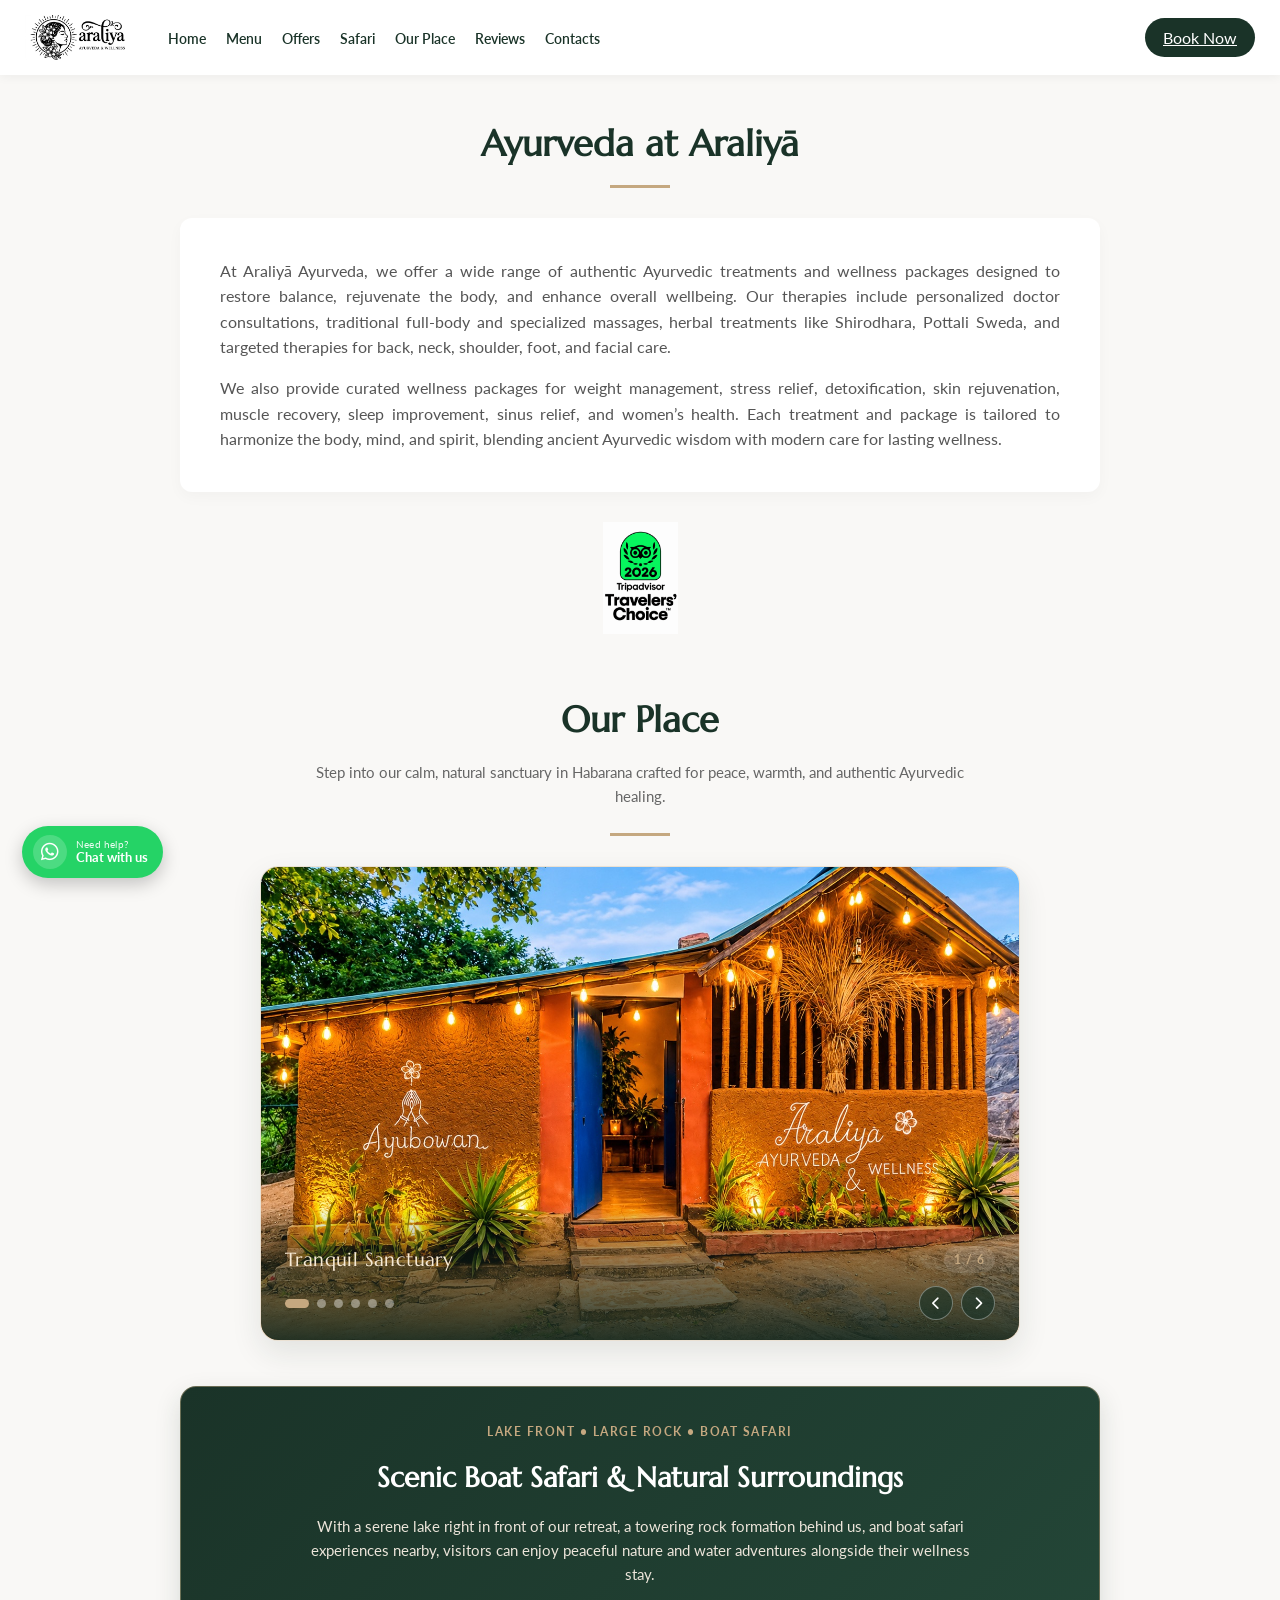
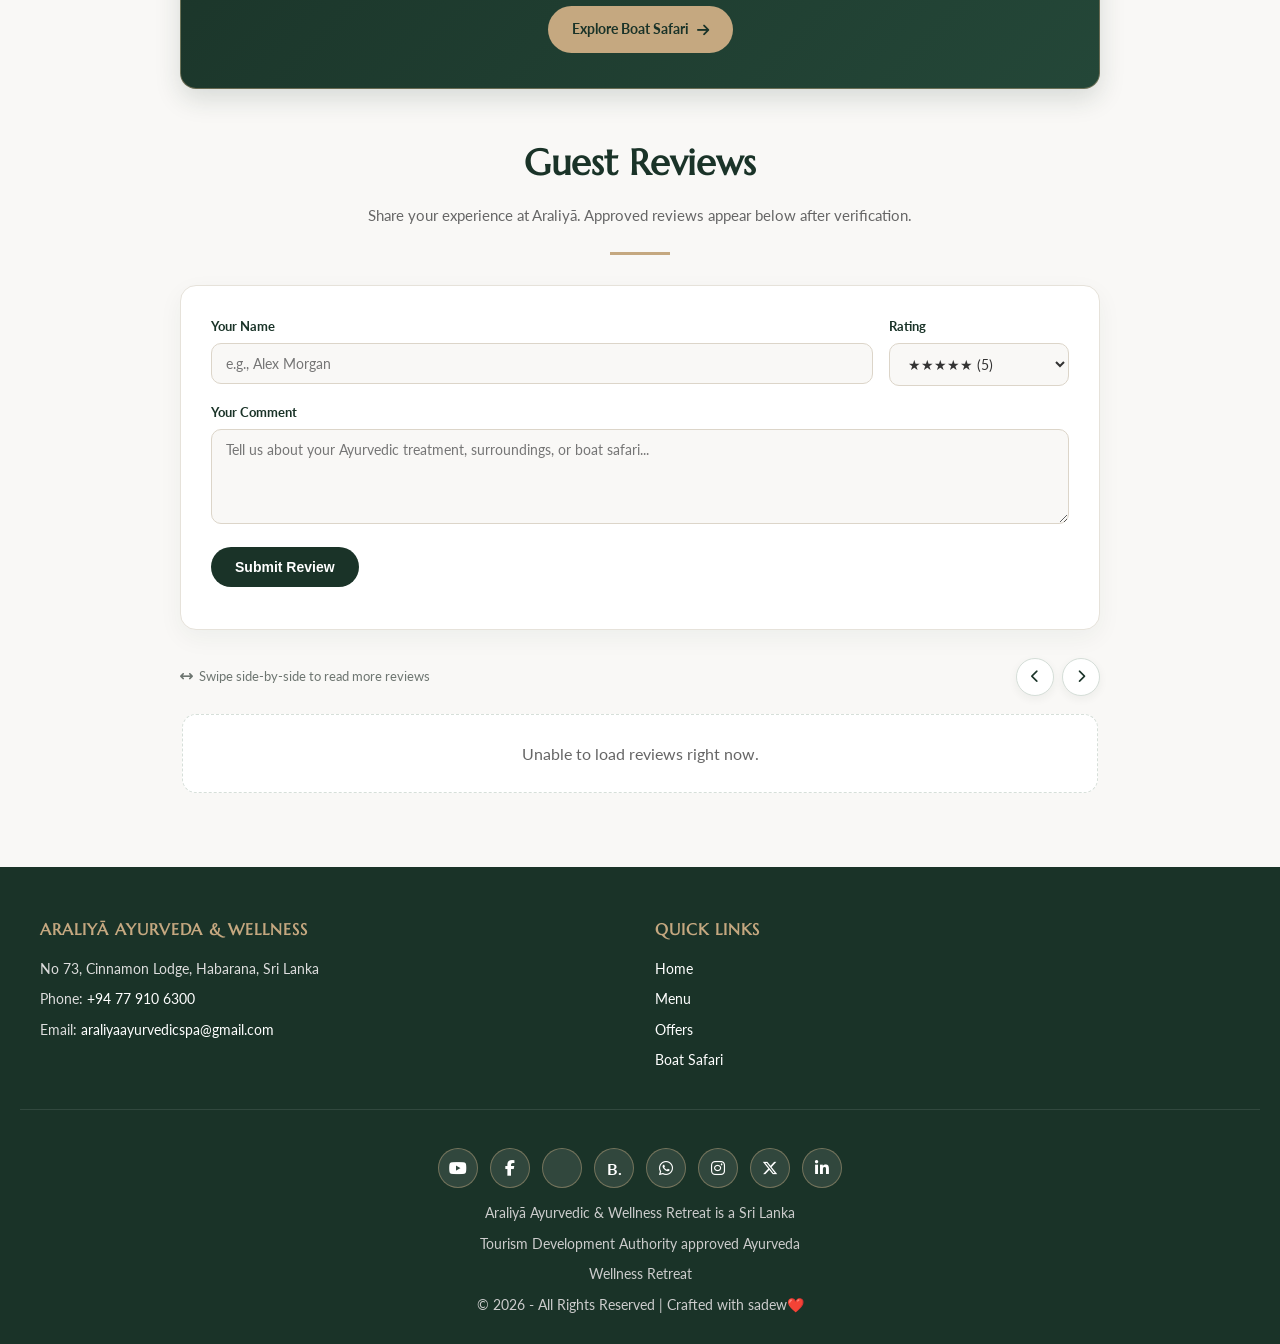
<file: kashiwellness.lk/ayurveda-at-kashi-wellness-retreat/index.html>
<!DOCTYPE html>
<html lang="en-US">
<head>
    <meta charset="utf-8">
    <meta name="viewport" content="width=device-width, initial-scale=1">
    <title>Ayurveda at Araliyā Wellness Retreat - Araliyā Wellness Retreat</title>
    <meta name="description" content="At Araliyā Ayurveda, we offer a wide range of authentic Ayurvedic treatments and wellness packages designed to restore balance, rejuvenate the body, and enhance overall wellbeing.">

    <!-- Google Fonts -->
    <link rel="preconnect" href="https://fonts.googleapis.com">
    <link rel="preconnect" href="https://fonts.gstatic.com" crossorigin>
    <link href="https://fonts.googleapis.com/css2?family=Marcellus&family=Lato:wght@300;400;700&display=swap" rel="stylesheet">

    <!-- FontAwesome -->
    <link rel="stylesheet" href="https://cdnjs.cloudflare.com/ajax/libs/font-awesome/6.4.0/css/all.min.css">

    <style>
        :root {
            --primary-color: #1a3328;
            --accent-color: #c5a880;
            --text-dark: #333333;
            --bg-light: #f9f8f6;
            --white: #ffffff;
        }

        * {
            box-sizing: border-box;
            margin: 0;
            padding: 0;
        }

        html {
            scroll-behavior: smooth;
        }

        body {
            font-family: 'Lato', sans-serif;
            color: var(--text-dark);
            background-color: var(--bg-light);
            line-height: 1.6;
        }

        /* Header */
        header {
            background-color: var(--white);
            box-shadow: 0 2px 10px rgba(0,0,0,0.05);
            position: sticky;
            top: 0;
            z-index: 1000;
        }

        .nav-container {
            max-width: 1300px;
            margin: 0 auto;
            padding: 15px 25px;
            display: flex;
            justify-content: space-between;
            align-items: center;
        }

        .nav-left {
            display: flex;
            align-items: center;
            gap: 40px;
        }

        .logo img {
            max-height: 45px;
            width: auto;
            display: block;
        }

        nav ul {
            list-style: none;
            display: flex;
            gap: 20px;
            align-items: center;
        }

        nav a {
            text-decoration: none;
            color: var(--primary-color);
            font-weight: 600;
            font-size: 14px;
            transition: color 0.3s ease;
        }

        nav a:hover {
            color: var(--accent-color);
        }

        .book-btn {
            background-color: var(--primary-color);
            color: var(--white) !important;
            padding: 10px 18px;
            border-radius: 25px;
            transition: background 0.3s ease;
        }

        .book-btn:hover {
            background-color: var(--accent-color);
        }

        /* Main Content */
        .container {
            max-width: 960px;
            margin: 40px auto;
            padding: 0 20px;
        }

        .section-title {
            font-family: 'Marcellus', serif;
            font-size: 36px;
            color: var(--primary-color);
            text-align: center;
            margin-bottom: 12px;
        }

        .section-subtitle {
            text-align: center;
            color: #666;
            font-size: 15px;
            max-width: 650px;
            margin: 0 auto 25px auto;
        }

        .divider {
            height: 3px;
            width: 60px;
            background-color: var(--accent-color);
            margin: 0 auto 30px auto;
        }

        .text-content {
            background: var(--white);
            padding: 40px;
            border-radius: 12px;
            box-shadow: 0 5px 15px rgba(0,0,0,0.03);
            font-size: 16px;
            color: #555;
            margin-bottom: 30px;
            text-align: justify;
        }

        .text-content p {
            margin-bottom: 15px;
        }

        .text-content p:last-child {
            margin-bottom: 0;
        }

        /* TripAdvisor Badge */
        .tripadvisor-badge-container {
            text-align: center !important;
            margin: 20px auto 50px auto !important;
            width: 100% !important;
        }

        .tripadvisor-badge-container a {
            display: inline-block !important;
            text-decoration: none !important;
            transition: transform 0.25s ease !important;
        }

        .tripadvisor-badge-container a:hover {
            transform: scale(1.05) !important;
        }

        .tripadvisor-badge {
            width: 75px !important;
            max-width: 75px !important;
            min-width: 0 !important;
            height: auto !important;
            display: block !important;
            margin: 0 auto !important;
        }

        @media (max-width: 600px) {
            .tripadvisor-badge {
                width: 65px !important;
                max-width: 65px !important;
            }
        }

        /* Our Place Slideshow */
        .our-place-section {
            margin-top: 20px;
            margin-bottom: 45px;
        }

        .place-slideshow-card {
            position: relative;
            max-width: 760px;
            margin: 25px auto 0 auto;
            background: var(--white);
            border-radius: 18px;
            overflow: hidden;
            box-shadow: 0 12px 30px rgba(26, 51, 40, 0.1);
            border: 1px solid rgba(197, 168, 128, 0.35);
            aspect-ratio: 16 / 10;
            opacity: 0;
            transform: translateY(24px);
            transition: opacity 0.75s ease-out, transform 0.75s ease-out, box-shadow 0.3s ease;
        }

        .place-slideshow-card.is-visible {
            opacity: 1;
            transform: translateY(0);
        }

        .place-slide-img {
            width: 100%;
            height: 100%;
            object-fit: cover;
            display: block;
            opacity: 1;
            transition: opacity 1.2s ease, transform 0.8s ease;
        }

        .place-slide-img.is-fading {
            opacity: 0.15;
            transform: scale(1.02);
        }

        .place-slide-overlay {
            position: absolute;
            inset: auto 0 0 0;
            padding: 36px 24px 20px 24px;
            background: linear-gradient(to top, rgba(20, 41, 32, 0.92) 0%, rgba(20, 41, 32, 0.45) 60%, rgba(20, 41, 32, 0) 100%);
            color: var(--white);
            display: flex;
            flex-direction: column;
            gap: 12px;
        }

        .place-slide-top {
            display: flex;
            justify-content: space-between;
            align-items: center;
            gap: 12px;
        }

        .place-slide-caption {
            font-family: 'Marcellus', serif;
            font-size: 19px;
            letter-spacing: 0.4px;
            color: #f6ead6;
        }

        .place-slide-counter {
            font-size: 12px;
            font-weight: 700;
            letter-spacing: 1px;
            color: var(--accent-color);
            background: rgba(255, 255, 255, 0.12);
            padding: 4px 10px;
            border-radius: 999px;
            white-space: nowrap;
        }

        .place-slide-controls-row {
            display: flex;
            justify-content: space-between;
            align-items: center;
            gap: 12px;
        }

        .place-dots {
            display: flex;
            align-items: center;
            gap: 8px;
        }

        .place-dot {
            width: 9px;
            height: 9px;
            border-radius: 999px;
            border: none;
            background: rgba(255, 255, 255, 0.4);
            cursor: pointer;
            transition: all 0.25s ease;
        }

        .place-dot.active {
            width: 24px;
            background: var(--accent-color);
        }

        .place-arrows {
            display: flex;
            gap: 8px;
        }

        .place-arrow-btn {
            width: 34px;
            height: 34px;
            border-radius: 50%;
            border: 1px solid rgba(255, 255, 255, 0.35);
            background: rgba(26, 51, 40, 0.65);
            color: var(--white);
            display: inline-flex;
            align-items: center;
            justify-content: center;
            cursor: pointer;
            transition: all 0.2s ease;
        }

        .place-arrow-btn:hover {
            background: var(--accent-color);
            color: var(--primary-color);
            border-color: var(--accent-color);
        }

        /* Safari Card */
        .safari-highlight-card {
            background: linear-gradient(135deg, var(--primary-color) 0%, #244738 100%);
            color: var(--white);
            border-radius: 16px;
            padding: 35px 30px;
            box-shadow: 0 10px 26px rgba(26, 51, 40, 0.15);
            border: 1px solid rgba(197, 168, 128, 0.45);
            display: flex;
            flex-direction: column;
            align-items: center;
            text-align: center;
            gap: 14px;
            margin-top: 20px;
            margin-bottom: 45px;
            opacity: 0;
            transform: translateY(24px);
            transition: opacity 0.75s ease-out, transform 0.75s ease-out;
        }

        .safari-highlight-card.is-visible {
            opacity: 1;
            transform: translateY(0);
        }

        .safari-highlight-tag {
            font-size: 12px;
            letter-spacing: 1.5px;
            text-transform: uppercase;
            color: var(--accent-color);
            font-weight: 700;
        }

        .safari-highlight-card h2 {
            font-family: 'Marcellus', serif;
            font-size: 28px;
            color: var(--white);
        }

        .safari-highlight-card p {
            max-width: 680px;
            color: #ece5da;
            font-size: 15px;
        }

        .safari-explore-btn {
            margin-top: 6px;
            display: inline-flex;
            align-items: center;
            gap: 8px;
            background-color: var(--accent-color);
            color: var(--primary-color);
            font-weight: 700;
            font-size: 14px;
            padding: 12px 24px;
            border-radius: 25px;
            text-decoration: none;
            transition: background-color 0.25s ease, transform 0.25s ease;
        }

        .safari-explore-btn:hover {
            background-color: var(--white);
            transform: translateY(-2px);
        }

        /* Reviews */
        .reviews-section {
            margin-top: 20px;
            margin-bottom: 40px;
        }

        .review-form-card {
            background: var(--white);
            padding: 30px;
            border-radius: 16px;
            box-shadow: 0 8px 24px rgba(26, 51, 40, 0.05);
            border: 1px solid #e6e2da;
            margin-bottom: 28px;
        }

        .review-form-grid {
            display: grid;
            grid-template-columns: 1fr 180px;
            gap: 16px;
            margin-bottom: 16px;
        }

        .review-field label {
            display: block;
            font-size: 13px;
            font-weight: 700;
            color: var(--primary-color);
            margin-bottom: 6px;
        }

        .review-field input,
        .review-field select,
        .review-field textarea {
            width: 100%;
            padding: 11px 14px;
            border: 1px solid #dcd5c9;
            border-radius: 10px;
            font-family: 'Lato', sans-serif;
            font-size: 14px;
            color: var(--text-dark);
            background-color: var(--bg-light);
        }

        .review-field textarea {
            min-height: 95px;
            resize: vertical;
        }

        .review-submit-btn {
            background-color: var(--primary-color);
            color: var(--white);
            border: none;
            padding: 12px 24px;
            border-radius: 25px;
            font-weight: 700;
            font-size: 14px;
            cursor: pointer;
            transition: background-color 0.25s ease, transform 0.2s ease;
        }

        .review-submit-btn:hover {
            background-color: var(--accent-color);
            color: var(--primary-color);
            transform: translateY(-1px);
        }

        .review-status-msg {
            margin-top: 12px;
            font-size: 14px;
            font-weight: 600;
        }

        .reviews-carousel-wrapper {
            position: relative;
        }

        .reviews-carousel-header {
            display: flex;
            justify-content: space-between;
            align-items: center;
            margin-bottom: 14px;
            gap: 12px;
        }

        .reviews-swipe-hint {
            font-size: 13px;
            color: #6d7570;
            display: inline-flex;
            align-items: center;
            gap: 6px;
        }

        .reviews-nav-controls {
            display: flex;
            gap: 8px;
        }

        .review-nav-btn {
            width: 38px;
            height: 38px;
            border-radius: 50%;
            border: 1px solid #d5ded8;
            background-color: var(--white);
            color: var(--primary-color);
            display: inline-flex;
            align-items: center;
            justify-content: center;
            cursor: pointer;
            box-shadow: 0 3px 10px rgba(26, 51, 40, 0.06);
            transition: all 0.2s ease;
        }

        .review-nav-btn:hover {
            background-color: var(--primary-color);
            color: var(--white);
            border-color: var(--primary-color);
        }

        .reviews-list {
            display: flex;
            gap: 18px;
            overflow-x: auto;
            scroll-snap-type: x mandatory;
            scroll-behavior: smooth;
            padding: 4px 2px 14px 2px;
            -webkit-overflow-scrolling: touch;
            scrollbar-width: thin;
            scrollbar-color: rgba(26, 51, 40, 0.28) transparent;
        }

        .reviews-list::-webkit-scrollbar {
            height: 6px;
        }

        .reviews-list::-webkit-scrollbar-thumb {
            background: rgba(26, 51, 40, 0.25);
            border-radius: 999px;
        }

        .reviews-list::-webkit-scrollbar-track {
            background: transparent;
        }

        .review-item-card {
            flex: 0 0 calc(50% - 9px);
            min-width: 300px;
            scroll-snap-align: start;
            background: linear-gradient(180deg, #ffffff 0%, #f4f7f5 100%);
            padding: 24px 24px 22px 26px;
            border-radius: 16px;
            box-shadow: 0 8px 24px rgba(26, 51, 40, 0.06);
            border: 1px solid #e2eae5;
            border-left: 4px solid var(--primary-color);
            display: flex;
            flex-direction: column;
            justify-content: space-between;
            transition: transform 0.25s ease, box-shadow 0.25s ease;
        }

        .review-item-card:hover {
            transform: translateY(-3px);
            box-shadow: 0 12px 28px rgba(26, 51, 40, 0.1);
        }

        .review-item-top {
            display: flex;
            justify-content: space-between;
            align-items: flex-start;
            gap: 10px;
            margin-bottom: 6px;
        }

        .review-author {
            font-family: 'Marcellus', serif;
            font-weight: 700;
            color: var(--primary-color);
            font-size: 16px;
            letter-spacing: 0.2px;
        }

        .review-stars {
            color: #d49b35;
            font-size: 14px;
            white-space: nowrap;
        }

        .review-date {
            font-size: 12px;
            color: #7c857f;
            margin-bottom: 12px;
        }

        .review-comment {
            font-size: 14px;
            color: #444d47;
            line-height: 1.65;
        }

        .reviews-empty-state {
            width: 100%;
            background: var(--white);
            border: 1px dashed #d6dfd9;
            border-radius: 14px;
            padding: 26px;
            text-align: center;
            color: #666;
        }

        /* WhatsApp Button */
        .whatsapp-float {
            position: fixed;
            bottom: 22px;
            left: 22px;
            background-color: #25d366;
            color: #ffffff;
            padding: 9px 15px 9px 11px;
            border-radius: 999px;
            display: inline-flex;
            align-items: center;
            gap: 9px;
            box-shadow: 0 6px 18px rgba(0, 0, 0, 0.22);
            z-index: 999;
            transition: transform 0.25s ease, background-color 0.25s ease, box-shadow 0.25s ease;
            text-decoration: none;
        }

        .whatsapp-float:hover {
            transform: translateY(-2px);
            background-color: #20ba5a;
            box-shadow: 0 8px 22px rgba(0, 0, 0, 0.28);
        }

        .whatsapp-icon-circle {
            width: 34px;
            height: 34px;
            border-radius: 50%;
            background-color: rgba(255, 255, 255, 0.18);
            display: inline-flex;
            align-items: center;
            justify-content: center;
            font-size: 20px;
            flex-shrink: 0;
        }

        .whatsapp-text-group {
            display: flex;
            flex-direction: column;
            line-height: 1.15;
            text-align: left;
        }

        .whatsapp-subtext {
            font-size: 10px;
            font-weight: 400;
            opacity: 0.92;
            letter-spacing: 0.2px;
        }

        .whatsapp-maintext {
            font-size: 13px;
            font-weight: 700;
        }

        /* Footer */
        footer {
            background-color: var(--primary-color);
            color: var(--white);
            padding: 50px 20px 20px 20px;
            margin-top: 60px;
        }

        .footer-content {
            max-width: 1200px;
            margin: 0 auto 30px auto;
            display: grid;
            grid-template-columns: repeat(auto-fit, minmax(250px, 1fr));
            gap: 30px;
        }

        footer h3 {
            font-family: 'Marcellus', serif;
            font-size: 16px;
            margin-bottom: 15px;
            color: var(--accent-color);
            text-transform: uppercase;
            letter-spacing: 1px;
        }

        footer p,
        footer li {
            font-size: 14px;
            margin-bottom: 8px;
            list-style: none;
            color: #ddd;
        }

        footer a {
            color: var(--white);
            text-decoration: none;
            transition: color 0.3s;
        }

        footer a:hover {
            color: var(--accent-color);
        }

        /* Social Media Icons */
        .social-links-row {
            display: flex;
            flex-wrap: wrap;
            justify-content: center;
            align-items: center;
            gap: 12px;
            margin: 18px auto 14px auto;
            width: 100%;
        }

        .social-icon-btn {
            width: 40px;
            height: 40px;
            border-radius: 50%;
            background-color: rgba(255, 255, 255, 0.1);
            border: 1px solid rgba(197, 168, 128, 0.45);
            color: var(--white);
            display: inline-flex;
            align-items: center;
            justify-content: center;
            font-size: 16px;
            font-weight: 700;
            text-decoration: none;
            transition: all 0.25s ease;
        }

        .social-icon-btn:hover {
            background-color: var(--accent-color);
            color: var(--primary-color);
            border-color: var(--accent-color);
            transform: translateY(-2px);
        }

        /* Footer Bottom - CENTER ALIGNMENT FIX */
        .footer-bottom {
            text-align: center;
            padding-top: 20px;
            border-top: 1px solid rgba(255,255,255,0.1);
            font-size: 13px;
            color: #ccc;
            width: 100%;
            margin: 0 auto;
        }

        .footer-bottom p {
            text-align: center;
            width: 100%;
            margin: 0 auto 8px auto;
            color: #ccc;
        }

        /* Mobile Responsive */
        @media (max-width: 900px) {
            .nav-container {
                flex-direction: column;
                gap: 15px;
            }

            .nav-left {
                flex-direction: column;
                gap: 15px;
                text-align: center;
            }

            nav ul {
                flex-wrap: wrap;
                justify-content: center;
                gap: 10px;
            }
        }

        @media (max-width: 650px) {
            .place-slideshow-card {
                aspect-ratio: 4 / 3;
                border-radius: 14px;
            }

            .place-slide-caption {
                font-size: 16px;
            }

            .review-form-grid {
                grid-template-columns: 1fr;
                gap: 18px;
            }

            .review-item-card {
                flex: 0 0 86%;
                min-width: 265px;
            }

            .text-content,
            .review-form-card {
                padding: 25px 20px;
            }

            .section-title {
                font-size: 30px;
            }

            .safari-highlight-card {
                padding: 26px 20px;
            }
        }
    </style>
</head>

<body>

    <!-- Header -->
    <header>
        <div class="nav-container">
            <div class="nav-left">
                <div class="logo">
                    <a href="index.html">
                        <img src="IMG_0549.jpeg" alt="Araliyā Wellness Retreat">
                    </a>
                </div>

                <nav>
                    <ul>
                        <li><a href="index.html">Home</a></li>
                        <li><a href="menu.html">Menu</a></li>
                        <li><a href="Offers.html">Offers</a></li>
                        <li><a href="safari.html">Safari</a></li>
                        <li><a href="#our-place">Our Place</a></li>
                        <li><a href="#reviews">Reviews</a></li>
                        <li><a href="#contacts">Contacts</a></li>
                    </ul>
                </nav>
            </div>

            <div class="nav-right">
                <a href="booking.html" class="book-btn" target="_blank">Book Now</a>
            </div>
        </div>
    </header>

    <!-- Main Section -->
    <main class="container">

        <h1 class="section-title">Ayurveda at Araliyā</h1>
        <div class="divider"></div>

        <div class="text-content">
            <p>At Araliyā Ayurveda, we offer a wide range of authentic Ayurvedic treatments and wellness packages designed to restore balance, rejuvenate the body, and enhance overall wellbeing. Our therapies include personalized doctor consultations, traditional full-body and specialized massages, herbal treatments like Shirodhara, Pottali Sweda, and targeted therapies for back, neck, shoulder, foot, and facial care.</p>

            <p>We also provide curated wellness packages for weight management, stress relief, detoxification, skin rejuvenation, muscle recovery, sleep improvement, sinus relief, and women’s health. Each treatment and package is tailored to harmonize the body, mind, and spirit, blending ancient Ayurvedic wisdom with modern care for lasting wellness.</p>
        </div>

        <!-- TripAdvisor Badge -->
        <div class="tripadvisor-badge-container">
            <a href="https://www.tripadvisor.com/" target="_blank" rel="noopener noreferrer" title="View Araliyā on TripAdvisor">
                <img src="Tripad.png" alt="Tripadvisor Travelers' Choice 2026" class="tripadvisor-badge">
            </a>
        </div>

        <!-- Our Place Slideshow -->
        <section id="our-place" class="our-place-section">

            <h2 class="section-title">Our Place</h2>
            <p class="section-subtitle">Step into our calm, natural sanctuary in Habarana crafted for peace, warmth, and authentic Ayurvedic healing.</p>
            <div class="divider"></div>

            <div id="placeSlideshowCard" class="place-slideshow-card reveal-on-scroll">

                <img id="placeSlideImg" class="place-slide-img" src="our-place/place1.jpeg" alt="Tranquil Sanctuary">

                <div class="place-slide-overlay">

                    <div class="place-slide-top">
                        <span id="placeSlideCaption" class="place-slide-caption">Tranquil Sanctuary</span>
                        <span id="placeSlideCounter" class="place-slide-counter">1 / 6</span>
                    </div>

                    <div class="place-slide-controls-row">
                        <div id="placeDots" class="place-dots" aria-label="Slide indicators"></div>

                        <div class="place-arrows">
                            <button type="button" id="placePrevBtn" class="place-arrow-btn" aria-label="Previous photo">
                                <i class="fas fa-chevron-left"></i>
                            </button>

                            <button type="button" id="placeNextBtn" class="place-arrow-btn" aria-label="Next photo">
                                <i class="fas fa-chevron-right"></i>
                            </button>
                        </div>
                    </div>

                </div>
            </div>
        </section>

        <!-- Boat Safari -->
        <section class="safari-highlight-card reveal-on-scroll">

            <span class="safari-highlight-tag">Lake Front • Large Rock • Boat Safari</span>

            <h2>Scenic Boat Safari & Natural Surroundings</h2>

            <p>With a serene lake right in front of our retreat, a towering rock formation behind us, and boat safari experiences nearby, visitors can enjoy peaceful nature and water adventures alongside their wellness stay.</p>

            <a href="safari.html" class="safari-explore-btn">
                <span>Explore Boat Safari</span>
                <i class="fas fa-arrow-right"></i>
            </a>

        </section>

        <!-- Guest Reviews -->
        <section id="reviews" class="reviews-section">

            <h2 class="section-title">Guest Reviews</h2>

            <p class="section-subtitle">Share your experience at Araliyā. Approved reviews appear below after verification.</p>

            <div class="divider"></div>

            <div class="review-form-card">

                <form id="reviewForm">

                    <div class="review-form-grid">

                        <div class="review-field">
                            <label for="reviewerName">Your Name</label>
                            <input type="text" id="reviewerName" name="reviewerName" placeholder="e.g., Alex Morgan" required maxlength="80">
                        </div>

                        <div class="review-field">
                            <label for="reviewerRating">Rating</label>
                            <select id="reviewerRating" name="reviewerRating">
                                <option value="5">★★★★★ (5)</option>
                                <option value="4">★★★★☆ (4)</option>
                                <option value="3">★★★☆☆ (3)</option>
                                <option value="2">★★☆☆☆ (2)</option>
                                <option value="1">★☆☆☆☆ (1)</option>
                            </select>
                        </div>

                    </div>

                    <div class="review-field" style="margin-bottom: 16px;">
                        <label for="reviewerComment">Your Comment</label>
                        <textarea id="reviewerComment" name="reviewerComment" placeholder="Tell us about your Ayurvedic treatment, surroundings, or boat safari..." required maxlength="600"></textarea>
                    </div>

                    <button type="submit" id="reviewSubmitBtn" class="review-submit-btn">Submit Review</button>

                    <p id="reviewStatusMsg" class="review-status-msg"></p>

                </form>
            </div>

            <div class="reviews-carousel-wrapper">

                <div class="reviews-carousel-header">

                    <span class="reviews-swipe-hint">
                        <i class="fas fa-arrows-left-right"></i>
                        <span>Swipe side-by-side to read more reviews</span>
                    </span>

                    <div class="reviews-nav-controls">
                        <button type="button" id="prevReviewBtn" class="review-nav-btn" aria-label="Previous review">
                            <i class="fas fa-chevron-left"></i>
                        </button>

                        <button type="button" id="nextReviewBtn" class="review-nav-btn" aria-label="Next review">
                            <i class="fas fa-chevron-right"></i>
                        </button>
                    </div>

                </div>

                <div id="reviewsList" class="reviews-list">
                    <div class="reviews-empty-state">Loading approved reviews...</div>
                </div>

            </div>
        </section>

    </main>

    <!-- WhatsApp Floating Button -->
    <a href="https://wa.me/94779106300" class="whatsapp-float" target="_blank" rel="noopener noreferrer" title="Chat with us on WhatsApp">

        <span class="whatsapp-icon-circle">
            <i class="fab fa-whatsapp"></i>
        </span>

        <span class="whatsapp-text-group">
            <span class="whatsapp-subtext">Need help?</span>
            <span class="whatsapp-maintext">Chat with us</span>
        </span>

    </a>

    <!-- Footer -->
    <footer id="contacts">

        <div class="footer-content">

            <div>
                <h3>Araliyā Ayurveda & Wellness</h3>

                <p>No 73, Cinnamon Lodge, Habarana, Sri Lanka</p>

                <p>Phone: <a href="https://wa.me/94779106300">+94 77 910 6300</a></p>

                <p>Email: <a href="mailto:araliyaayurvedicspa@gmail.com">araliyaayurvedicspa@gmail.com</a></p>
            </div>

            <div>
                <h3>Quick Links</h3>

                <p><a href="index.html">Home</a></p>
                <p><a href="menu.html">Menu</a></p>
                <p><a href="offers.html">Offers</a></p>
                <p><a href="safari.html">Boat Safari</a></p>
            </div>

        </div>

        <!-- FIXED FOOTER BOTTOM -->
        <div class="footer-bottom">

            <!-- Social Media Icons -->
            <div class="social-links-row" aria-label="Social and Booking Links">

                <a href="https://www.youtube.com/" target="_blank" rel="noopener noreferrer" class="social-icon-btn" title="YouTube" aria-label="YouTube">
                    <i class="fab fa-youtube"></i>
                </a>

                <a href="https://www.facebook.com/" target="_blank" rel="noopener noreferrer" class="social-icon-btn" title="Facebook" aria-label="Facebook">
                    <i class="fab fa-facebook-f"></i>
                </a>

                <a href="https://www.tripadvisor.com/" target="_blank" rel="noopener noreferrer" class="social-icon-btn" title="TripAdvisor" aria-label="TripAdvisor">
                    <i class="fab fa-tripadvisor"></i>
                </a>

                <a href="https://www.booking.com/" target="_blank" rel="noopener noreferrer" class="social-icon-btn" title="Booking.com" aria-label="Booking.com">
                    <span>B.</span>
                </a>

                <a href="https://wa.me/94779106300" target="_blank" rel="noopener noreferrer" class="social-icon-btn" title="WhatsApp" aria-label="WhatsApp">
                    <i class="fab fa-whatsapp"></i>
                </a>

                <a href="https://www.instagram.com/" target="_blank" rel="noopener noreferrer" class="social-icon-btn" title="Instagram" aria-label="Instagram">
                    <i class="fab fa-instagram"></i>
                </a>

                <a href="https://x.com/" target="_blank" rel="noopener noreferrer" class="social-icon-btn" title="X (Twitter)" aria-label="X (Twitter)">
                    <i class="fab fa-x-twitter"></i>
                </a>

                <a href="https://www.linkedin.com/" target="_blank" rel="noopener noreferrer" class="social-icon-btn" title="LinkedIn" aria-label="LinkedIn">
                    <i class="fab fa-linkedin-in"></i>
                </a>

            </div>

            <!-- Centered Footer Text -->
            <p>Araliyā Ayurvedic & Wellness Retreat is a Sri Lanka</p>

            <p>Tourism Development Authority approved Ayurveda</p>

            <p>Wellness Retreat</p>

            <p>© 2026 - All Rights Reserved | Crafted with sadew❤️</p>

        </div>

    </footer>

    <!-- Scroll Reveal & Slideshow Script -->
    <script>
        document.addEventListener("DOMContentLoaded", function () {

            const revealItems = document.querySelectorAll(".reveal-on-scroll");

            if ("IntersectionObserver" in window) {

                const observer = new IntersectionObserver(
                    (entries, obs) => {

                        entries.forEach((entry) => {

                            if (entry.isIntersecting) {
                                entry.target.classList.add("is-visible");
                                obs.unobserve(entry.target);
                            }

                        });

                    },
                    {
                        threshold: 0.15,
                        rootMargin: "0px 0px -30px 0px"
                    }
                );

                revealItems.forEach((item) => observer.observe(item));

            } else {

                revealItems.forEach((item) => item.classList.add("is-visible"));

            }

            const placeSlides = [
                {
                    src: "our-place/place1.jpeg",
                    caption: "Tranquil Sanctuary"
                },
                {
                    src: "our-place/place2.jpeg",
                    caption: "Peaceful Surroundings"
                },
                {
                    src: "our-place/place3.jpeg",
                    caption: "Warm Hospitality"
                },
                {
                    src: "our-place/place4.jpeg",
                    caption: "Natural Harmony"
                },
                {
                    src: "our-place/place5.jpeg",
                    caption: "Serene Atmosphere"
                },
                {
                    src: "our-place/place6.jpeg",
                    caption: "Calming Retreat"
                }
            ];

            const cardEl = document.getElementById("placeSlideshowCard");
            const imgEl = document.getElementById("placeSlideImg");
            const captionEl = document.getElementById("placeSlideCaption");
            const counterEl = document.getElementById("placeSlideCounter");
            const dotsEl = document.getElementById("placeDots");
            const prevBtn = document.getElementById("placePrevBtn");
            const nextBtn = document.getElementById("placeNextBtn");

            let currentIndex = 0;
            let autoTimer = null;
            let fadeTimeout = null;

            const AUTO_DELAY_MS = 4500;

            if (cardEl && imgEl && placeSlides.length > 0) {

                dotsEl.innerHTML = placeSlides.map((_, idx) =>
                    `<button type="button" class="place-dot ${idx === 0 ? "active" : ""}" data-index="${idx}" aria-label="Go to photo ${idx + 1}"></button>`
                ).join("");

                const dotButtons = Array.from(dotsEl.querySelectorAll(".place-dot"));

                function updateDots(idx) {

                    dotButtons.forEach((dot, i) => {
                        dot.classList.toggle("active", i === idx);
                    });

                    counterEl.textContent = `${idx + 1} / ${placeSlides.length}`;
                }

                function showSlide(nextIdx) {

                    const normalizedIdx = (nextIdx + placeSlides.length) % placeSlides.length;

                    if (normalizedIdx === currentIndex && !imgEl.classList.contains("is-fading")) return;

                    clearTimeout(fadeTimeout);

                    imgEl.classList.add("is-fading");

                    fadeTimeout = setTimeout(() => {

                        currentIndex = normalizedIdx;

                        const slide = placeSlides[currentIndex];

                        imgEl.src = slide.src;
                        imgEl.alt = slide.caption;
                        captionEl.textContent = slide.caption;

                        updateDots(currentIndex);

                        imgEl.classList.remove("is-fading");

                    }, 900);
                }

                function startAutoPlay() {

                    stopAutoPlay();

                    autoTimer = setInterval(() => {
                        showSlide(currentIndex + 1);
                    }, AUTO_DELAY_MS);

                }

                function stopAutoPlay() {

                    if (autoTimer) {
                        clearInterval(autoTimer);
                        autoTimer = null;
                    }

                }

                if (prevBtn) {

                    prevBtn.addEventListener("click", () => {
                        showSlide(currentIndex - 1);
                        startAutoPlay();
                    });

                }

                if (nextBtn) {

                    nextBtn.addEventListener("click", () => {
                        showSlide(currentIndex + 1);
                        startAutoPlay();
                    });

                }

                dotButtons.forEach((dot) => {

                    dot.addEventListener("click", () => {

                        const idx = Number(dot.getAttribute("data-index"));

                        showSlide(idx);

                        startAutoPlay();

                    });

                });

                cardEl.addEventListener("mouseenter", stopAutoPlay);
                cardEl.addEventListener("mouseleave", startAutoPlay);

                cardEl.addEventListener("touchstart", stopAutoPlay, { passive: true });

                cardEl.addEventListener("touchend", () => {
                    setTimeout(startAutoPlay, 2000);
                }, { passive: true });

                startAutoPlay();

            }

        });
    </script>

    <!-- Google Sheets Approved Reviews Script -->
    <script>

        const REVIEW_WEB_APP_URL = "https://script.google.com/macros/s/AKfycbwuoHdpQ7v9ELaDg6QHRnFcT1kn331wrqUepnqgQD0OfFhXL2bNQBSfkaizchVvLR0l/exec";

        function escapeHtml(text) {

            const div = document.createElement("div");

            div.textContent = text;

            return div.innerHTML;

        }

        function renderStars(count) {

            const n = Math.max(1, Math.min(5, Number(count) || 5));

            return "★".repeat(n) + "☆".repeat(5 - n);

        }

        async function loadApprovedReviews() {

            const listEl = document.getElementById("reviewsList");

            if (!REVIEW_WEB_APP_URL || REVIEW_WEB_APP_URL.includes("PASTE_YOUR_WEB_APP_URL_HERE")) {

                listEl.innerHTML = '<div class="reviews-empty-state">Add your Google Apps Script Web App URL to load approved reviews.</div>';

                return;

            }

            try {

                const res = await fetch(REVIEW_WEB_APP_URL);

                const data = await res.json();

                const reviews = data.reviews || [];

                if (!reviews.length) {

                    listEl.innerHTML = '<div class="reviews-empty-state">No approved reviews yet. Be the first to share your experience!</div>';

                    return;

                }

                listEl.innerHTML = reviews.map((r) => `

                    <article class="review-item-card">

                        <div>

                            <div class="review-item-top">

                                <span class="review-author">${escapeHtml(r.name)}</span>

                                <span class="review-stars">${renderStars(r.rating)}</span>

                            </div>

                            ${r.date ? `<div class="review-date">${escapeHtml(r.date)}</div>` : ""}

                        </div>

                        <p class="review-comment">${escapeHtml(r.comment)}</p>

                    </article>

                `).join("");

            } catch (err) {

                listEl.innerHTML = '<div class="reviews-empty-state">Unable to load reviews right now.</div>';

            }

        }

        document.addEventListener("DOMContentLoaded", function () {

            loadApprovedReviews();

            const listEl = document.getElementById("reviewsList");

            const prevBtn = document.getElementById("prevReviewBtn");

            const nextBtn = document.getElementById("nextReviewBtn");

            function getSlideStep() {

                const firstCard = listEl.querySelector(".review-item-card");

                if (!firstCard) return 320;

                return firstCard.getBoundingClientRect().width + 18;

            }

            if (prevBtn) {

                prevBtn.addEventListener("click", function () {

                    listEl.scrollBy({
                        left: -getSlideStep(),
                        behavior: "smooth"
                    });

                });

            }

            if (nextBtn) {

                nextBtn.addEventListener("click", function () {

                    listEl.scrollBy({
                        left: getSlideStep(),
                        behavior: "smooth"
                    });

                });

            }

            const form = document.getElementById("reviewForm");

            const statusEl = document.getElementById("reviewStatusMsg");

            const submitBtn = document.getElementById("reviewSubmitBtn");

            form.addEventListener("submit", async function (e) {

                e.preventDefault();

                const name = document.getElementById("reviewerName").value.trim();

                const rating = document.getElementById("reviewerRating").value;

                const comment = document.getElementById("reviewerComment").value.trim();

                if (!name || !comment) return;

                if (!REVIEW_WEB_APP_URL || REVIEW_WEB_APP_URL.includes("PASTE_YOUR_WEB_APP_URL_HERE")) {

                    statusEl.style.color = "#b45309";

                    statusEl.textContent = "Please set your Google Apps Script Web App URL first.";

                    return;

                }

                submitBtn.disabled = true;

                submitBtn.textContent = "Submitting...";

                statusEl.style.color = "#1a3328";

                statusEl.textContent = "";

                try {

                    await fetch(REVIEW_WEB_APP_URL, {

                        method: "POST",

                        mode: "no-cors",

                        headers: {
                            "Content-Type": "text/plain;charset=utf-8"
                        },

                        body: JSON.stringify({
                            name,
                            rating,
                            comment
                        })

                    });

                    form.reset();

                    statusEl.style.color = "#15803d";

                    statusEl.textContent = "Thank you! Your review has been sent for approval.";

                } catch (err) {

                    statusEl.style.color = "#b91c1c";

                    statusEl.textContent = "Something went wrong. Please try again.";

                } finally {

                    submitBtn.disabled = false;

                    submitBtn.textContent = "Submit Review";

                }

            });

        });

    </script>

</body>
</html>
</file>
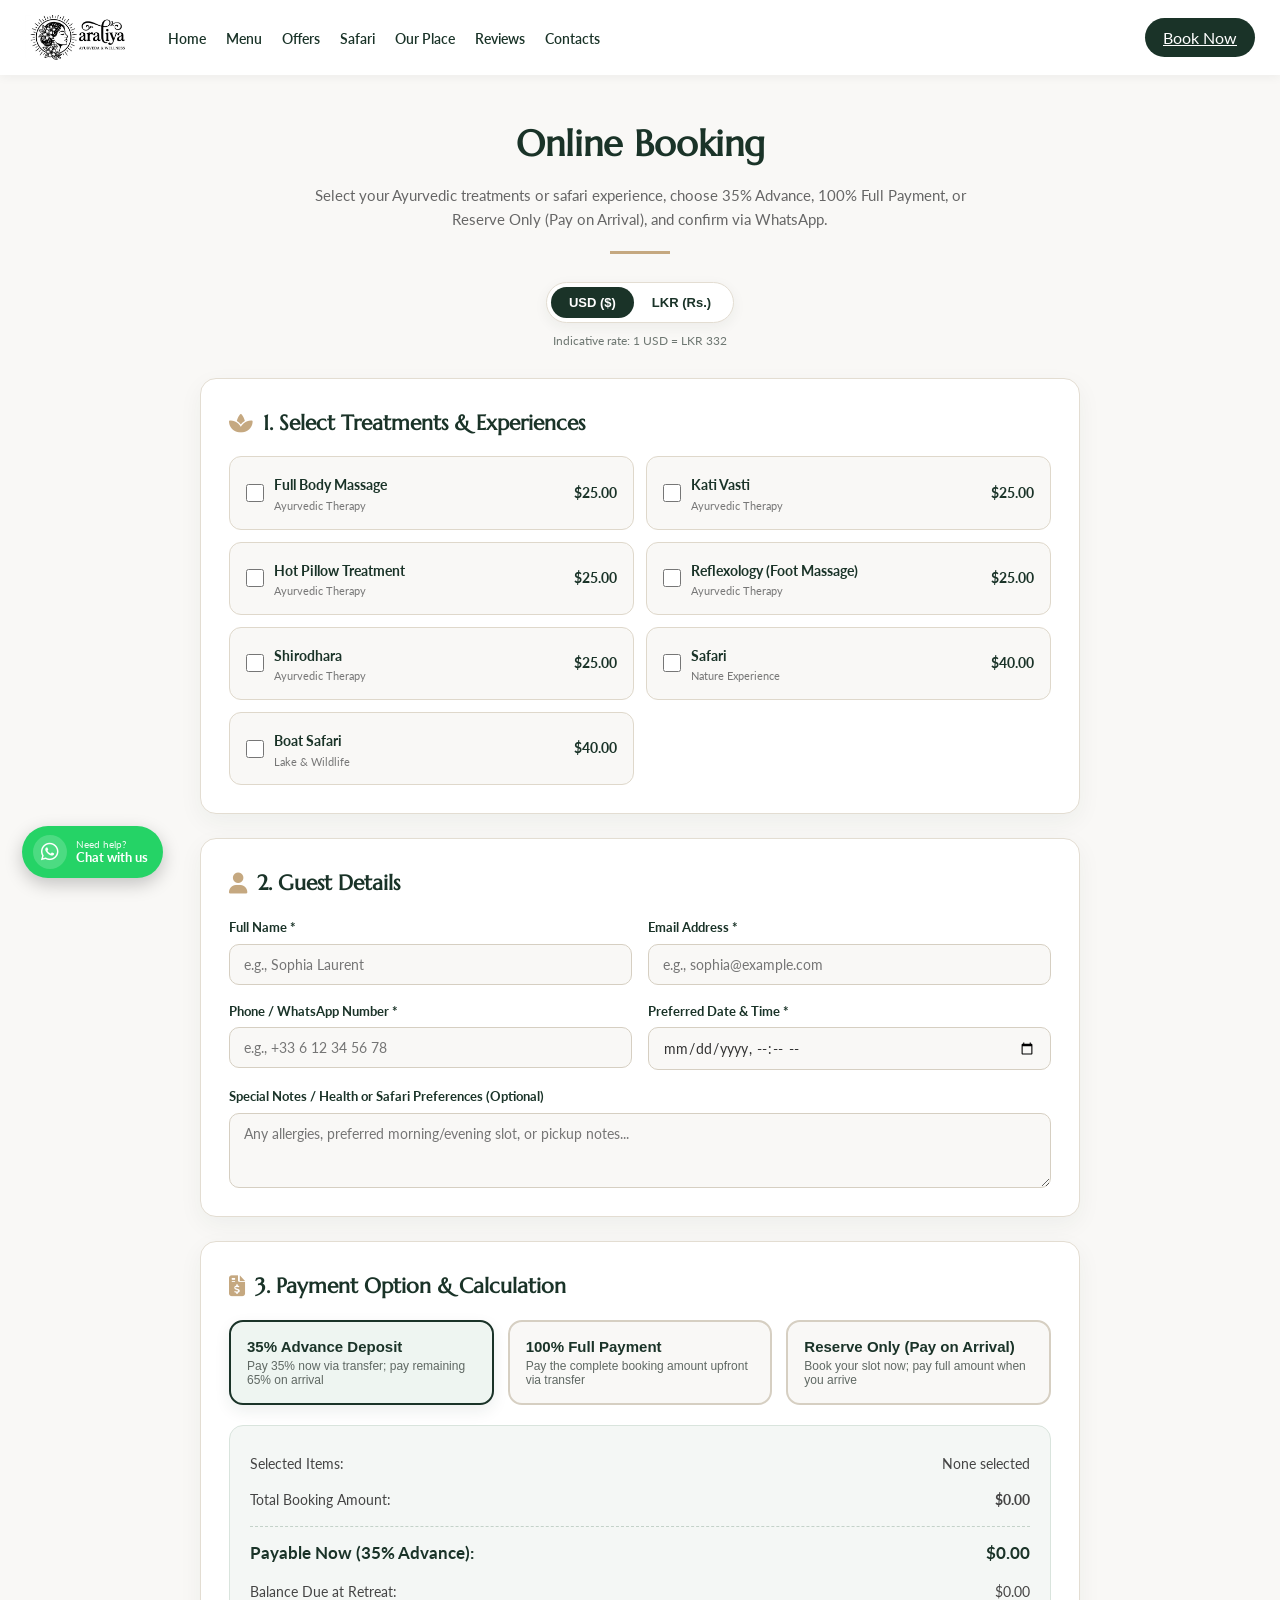
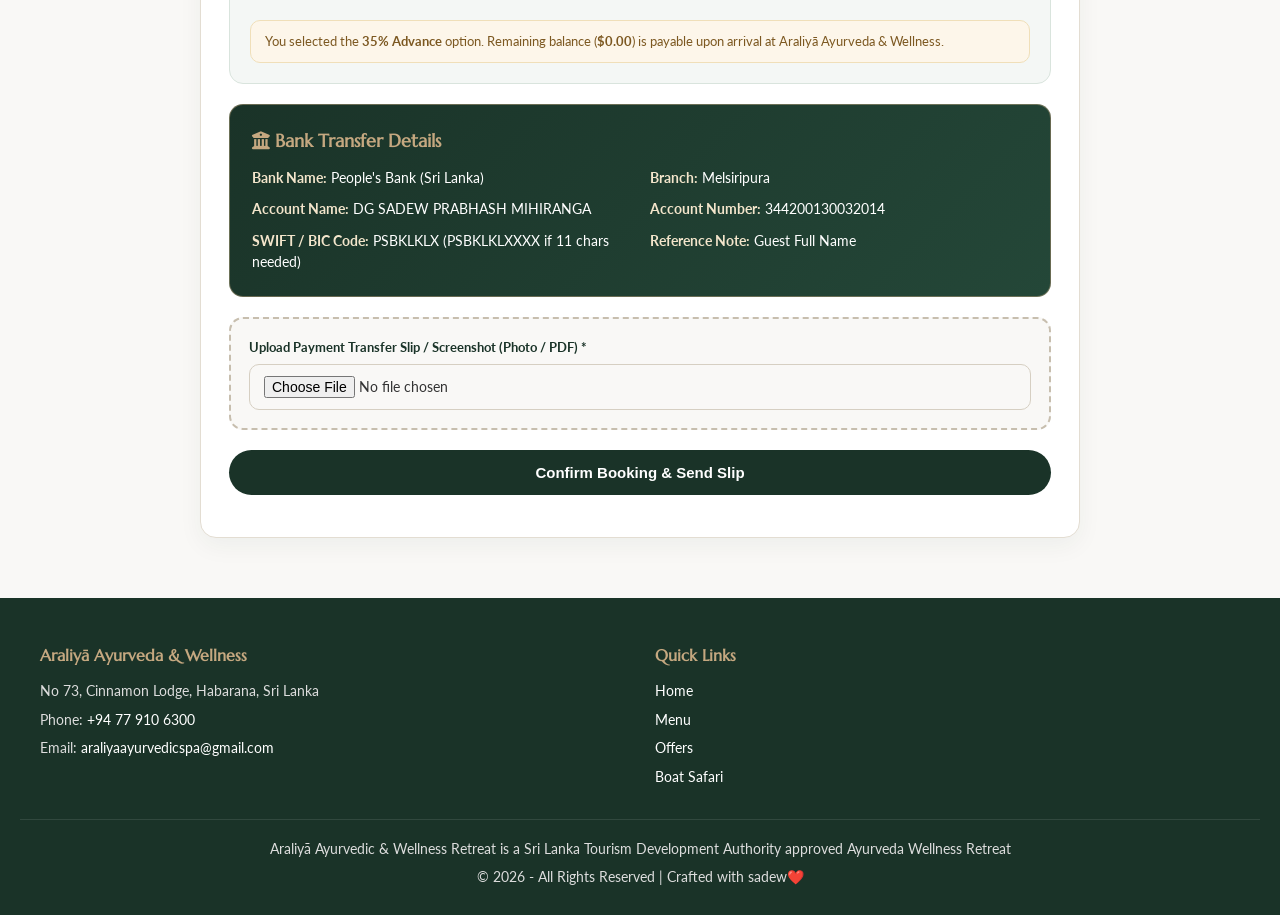
<file: kashiwellness.lk/ayurveda-at-kashi-wellness-retreat/booking.html>
<!DOCTYPE html>
<html lang="en-US">
<head>
    <meta charset="utf-8">
    <meta name="viewport" content="width=device-width, initial-scale=1">
    <title>Online Booking - Araliyā Ayurveda & Wellness</title>
    <meta name="description" content="Book authentic Ayurvedic treatments and boat safari at Araliyā Ayurveda & Wellness in Habarana with advance, full, or pay-on-arrival options.">

    <!-- Google Fonts -->
    <link rel="preconnect" href="https://fonts.googleapis.com">
    <link rel="preconnect" href="https://fonts.gstatic.com" crossorigin>
    <link href="https://fonts.googleapis.com/css2?family=Marcellus&family=Lato:wght@300;400;700&display=swap" rel="stylesheet">

    <!-- FontAwesome for Icons -->
    <link rel="stylesheet" href="https://cdnjs.cloudflare.com/ajax/libs/font-awesome/6.4.0/css/all.min.css">

    <style>
        :root {
            --primary-color: #1a3328;
            --accent-color: #c5a880;
            --text-dark: #333333;
            --bg-light: #f9f8f6;
            --white: #ffffff;
            --border-soft: #e3ddd2;
        }

        * {
            box-sizing: border-box;
            margin: 0;
            padding: 0;
        }

        html {
            scroll-behavior: smooth;
        }

        body {
            font-family: 'Lato', sans-serif;
            color: var(--text-dark);
            background-color: var(--bg-light);
            line-height: 1.6;
        }

        /* Header */
        header {
            background-color: var(--white);
            box-shadow: 0 2px 10px rgba(0,0,0,0.05);
            position: sticky;
            top: 0;
            z-index: 1000;
        }

        .nav-container {
            max-width: 1300px;
            margin: 0 auto;
            padding: 15px 25px;
            display: flex;
            justify-content: space-between;
            align-items: center;
        }

        .nav-left {
            display: flex;
            align-items: center;
            gap: 40px;
        }

        .logo img {
            max-height: 45px;
            width: auto;
            display: block;
        }

        nav ul {
            list-style: none;
            display: flex;
            gap: 20px;
            align-items: center;
        }

        nav a {
            text-decoration: none;
            color: var(--primary-color);
            font-weight: 600;
            font-size: 14px;
            transition: color 0.3s ease;
        }

        nav a:hover {
            color: var(--accent-color);
        }

        .book-btn {
            background-color: var(--primary-color);
            color: var(--white) !important;
            padding: 10px 18px;
            border-radius: 25px;
            transition: background 0.3s ease;
        }

        .book-btn:hover {
            background-color: var(--accent-color);
        }

        /* Main Container */
        .container {
            max-width: 920px;
            margin: 40px auto 60px auto;
            padding: 0 20px;
        }

        .section-title {
            font-family: 'Marcellus', serif;
            font-size: 36px;
            color: var(--primary-color);
            text-align: center;
            margin-bottom: 10px;
        }

        .section-subtitle {
            text-align: center;
            color: #666;
            font-size: 15px;
            max-width: 680px;
            margin: 0 auto 20px auto;
        }

        .divider {
            height: 3px;
            width: 60px;
            background-color: var(--accent-color);
            margin: 0 auto 28px auto;
        }

        /* Top Currency Switcher Pill */
        .currency-bar {
            display: flex;
            flex-direction: column;
            align-items: center;
            gap: 8px;
            margin-bottom: 28px;
        }

        .currency-toggle {
            display: inline-flex;
            background: var(--white);
            border: 1px solid var(--border-soft);
            border-radius: 999px;
            padding: 4px;
            box-shadow: 0 4px 14px rgba(26, 51, 40, 0.06);
        }

        .currency-btn {
            border: none;
            background: transparent;
            color: var(--primary-color);
            font-weight: 700;
            font-size: 13px;
            padding: 8px 18px;
            border-radius: 999px;
            cursor: pointer;
            transition: all 0.22s ease;
        }

        .currency-btn.active {
            background-color: var(--primary-color);
            color: var(--white);
        }

        .rate-note {
            font-size: 12px;
            color: #6e7772;
        }

        /* Cards */
        .booking-card {
            background: var(--white);
            border-radius: 16px;
            padding: 28px;
            box-shadow: 0 8px 24px rgba(26, 51, 40, 0.05);
            border: 1px solid var(--border-soft);
            margin-bottom: 24px;
        }

        .card-heading {
            font-family: 'Marcellus', serif;
            font-size: 21px;
            color: var(--primary-color);
            margin-bottom: 16px;
            display: flex;
            align-items: center;
            gap: 10px;
        }

        .card-heading i {
            color: var(--accent-color);
        }

        /* Services Grid */
        .services-grid {
            display: grid;
            grid-template-columns: repeat(2, 1fr);
            gap: 12px;
        }

        .service-option {
            display: flex;
            justify-content: space-between;
            align-items: center;
            gap: 12px;
            padding: 14px 16px;
            border: 1px solid #dfd8cb;
            border-radius: 12px;
            background-color: var(--bg-light);
            cursor: pointer;
            transition: all 0.2s ease;
        }

        .service-option:hover {
            border-color: var(--primary-color);
        }

        .service-option.selected {
            background-color: #eef5f1;
            border-color: var(--primary-color);
            box-shadow: 0 0 0 1px var(--primary-color);
        }

        .service-left {
            display: flex;
            align-items: center;
            gap: 10px;
        }

        .service-left input[type="checkbox"] {
            width: 18px;
            height: 18px;
            accent-color: var(--primary-color);
            cursor: pointer;
        }

        .service-name {
            font-weight: 700;
            font-size: 14px;
            color: var(--primary-color);
        }

        .service-tag {
            display: block;
            font-size: 11px;
            color: #777;
        }

        .service-price {
            font-weight: 700;
            font-size: 14px;
            color: var(--primary-color);
            white-space: nowrap;
        }

        /* Guest Details Grid */
        .form-grid {
            display: grid;
            grid-template-columns: repeat(2, 1fr);
            gap: 16px;
        }

        .form-field {
            display: flex;
            flex-direction: column;
        }

        .form-field label {
            font-size: 13px;
            font-weight: 700;
            color: var(--primary-color);
            margin-bottom: 6px;
        }

        .form-field input,
        .form-field textarea {
            padding: 11px 14px;
            border: 1px solid #d6cfc2;
            border-radius: 10px;
            font-family: 'Lato', sans-serif;
            font-size: 14px;
            background: var(--bg-light);
            color: var(--text-dark);
        }

        .form-field textarea {
            min-height: 75px;
            resize: vertical;
        }

        /* Payment Mode Buttons (Advance 35%, Full 100%, Reserve Only) */
        .pay-mode-buttons {
            display: grid;
            grid-template-columns: repeat(3, 1fr);
            gap: 14px;
            margin-bottom: 20px;
        }

        .pay-mode-btn {
            border: 2px solid #d6cfc2;
            background: var(--bg-light);
            color: var(--primary-color);
            border-radius: 14px;
            padding: 16px;
            text-align: left;
            cursor: pointer;
            transition: all 0.2s ease;
        }

        .pay-mode-btn.active {
            background: #eef5f1;
            border-color: var(--primary-color);
            box-shadow: 0 6px 16px rgba(26, 51, 40, 0.08);
        }

        .pay-mode-title {
            display: block;
            font-weight: 700;
            font-size: 15px;
            margin-bottom: 4px;
        }

        .pay-mode-sub {
            display: block;
            font-size: 12px;
            color: #5f6863;
        }

        /* Calculation Box */
        .calc-box {
            background: #f4f7f5;
            border: 1px solid #d9e4dd;
            border-radius: 14px;
            padding: 20px;
            margin-bottom: 20px;
        }

        .calc-row {
            display: flex;
            justify-content: space-between;
            align-items: center;
            padding: 7px 0;
            font-size: 14px;
            color: #444;
        }

        .calc-row.highlight {
            border-top: 1px dashed #c4d2c9;
            margin-top: 8px;
            padding-top: 12px;
            font-size: 17px;
            font-weight: 700;
            color: var(--primary-color);
        }

        .balance-note {
            margin-top: 10px;
            font-size: 13px;
            color: #7c5821;
            background: #fdf6ea;
            border: 1px solid #f0dfb9;
            padding: 10px 14px;
            border-radius: 10px;
        }

        /* Bank Details Box */
        .bank-box {
            background: linear-gradient(135deg, var(--primary-color) 0%, #244738 100%);
            color: var(--white);
            border-radius: 14px;
            padding: 22px;
            margin-bottom: 20px;
            border: 1px solid rgba(197, 168, 128, 0.45);
        }

        .bank-box h4 {
            font-family: 'Marcellus', serif;
            font-size: 18px;
            color: var(--accent-color);
            margin-bottom: 12px;
        }

        .bank-grid {
            display: grid;
            grid-template-columns: repeat(2, 1fr);
            gap: 10px 20px;
            font-size: 13.5px;
        }

        .bank-grid strong {
            color: #f3e5cb;
        }

        /* Reserve-Only Info Box */
        .reserve-only-box {
            display: none;
            background: #f4f7f5;
            border: 1px solid #c9dcd1;
            border-left: 4px solid var(--primary-color);
            border-radius: 14px;
            padding: 18px 20px;
            margin-bottom: 20px;
            font-size: 13.5px;
            color: #2f4239;
        }

        .reserve-only-box strong {
            color: var(--primary-color);
        }

        /* Slip Upload */
        .slip-box {
            border: 2px dashed #c7beae;
            border-radius: 14px;
            padding: 18px;
            background: var(--bg-light);
            margin-bottom: 20px;
        }

        .slip-preview {
            margin-top: 12px;
            max-width: 240px;
            max-height: 180px;
            border-radius: 10px;
            display: none;
            border: 1px solid #ddd;
        }

        /* Submit & Mandatory WhatsApp Action */
        .submit-btn {
            width: 100%;
            background-color: var(--primary-color);
            color: var(--white);
            border: none;
            padding: 14px 24px;
            border-radius: 30px;
            font-size: 15px;
            font-weight: 700;
            cursor: pointer;
            transition: background-color 0.25s ease, transform 0.2s ease;
        }

        .submit-btn:hover {
            background-color: var(--accent-color);
            color: var(--primary-color);
        }

        .status-msg {
            margin-top: 14px;
            font-size: 14px;
            font-weight: 700;
        }

        .wa-confirm-box {
            margin-top: 16px;
            display: none;
            flex-direction: column;
            gap: 10px;
            background: #eefaf2;
            border: 1.5px solid #25d366;
            border-radius: 14px;
            padding: 16px;
        }

        .wa-mandatory-note {
            font-size: 13px;
            font-weight: 700;
            color: #14532d;
            line-height: 1.5;
        }

        .wa-confirm-btn {
            display: inline-flex;
            align-items: center;
            justify-content: center;
            gap: 8px;
            background-color: #25d366;
            color: #ffffff;
            text-decoration: none;
            padding: 12px 22px;
            border-radius: 25px;
            font-weight: 700;
            font-size: 14px;
            box-shadow: 0 5px 14px rgba(37, 211, 102, 0.35);
            transition: transform 0.2s ease, background-color 0.2s ease;
        }

        .wa-confirm-btn:hover {
            background-color: #20ba5a;
            transform: translateY(-2px);
        }

        /* WhatsApp Pill Button */
        .whatsapp-float {
            position: fixed;
            bottom: 22px;
            left: 22px;
            background-color: #25d366;
            color: #ffffff;
            padding: 9px 15px 9px 11px;
            border-radius: 999px;
            display: inline-flex;
            align-items: center;
            gap: 9px;
            box-shadow: 0 6px 18px rgba(0, 0, 0, 0.22);
            z-index: 999;
            text-decoration: none;
        }

        .whatsapp-icon-circle {
            width: 34px;
            height: 34px;
            border-radius: 50%;
            background-color: rgba(255, 255, 255, 0.18);
            display: inline-flex;
            align-items: center;
            justify-content: center;
            font-size: 20px;
        }

        .whatsapp-text-group {
            display: flex;
            flex-direction: column;
            line-height: 1.15;
        }

        .whatsapp-subtext {
            font-size: 10px;
            opacity: 0.92;
        }

        .whatsapp-maintext {
            font-size: 13px;
            font-weight: 700;
        }

        /* Footer */
        footer {
            background-color: var(--primary-color);
            color: var(--white);
            padding: 45px 20px 20px 20px;
        }

        .footer-content {
            max-width: 1200px;
            margin: 0 auto;
            display: grid;
            grid-template-columns: repeat(auto-fit, minmax(240px, 1fr));
            gap: 30px;
            margin-bottom: 25px;
        }

        footer h3 {
            font-family: 'Marcellus', serif;
            font-size: 16px;
            color: var(--accent-color);
            margin-bottom: 12px;
        }

        footer p {
            font-size: 14px;
            color: #ddd;
            margin-bottom: 6px;
        }

        footer a {
            color: var(--white);
            text-decoration: none;
        }

        .footer-bottom {
            text-align: center;
            padding-top: 18px;
            border-top: 1px solid rgba(255,255,255,0.1);
            font-size: 13px;
            color: #ccc;
        }

        @media (max-width: 900px) {
            .nav-container {
                flex-direction: column;
                gap: 15px;
            }
            .nav-left {
                flex-direction: column;
                gap: 15px;
                text-align: center;
            }
            nav ul {
                flex-wrap: wrap;
                justify-content: center;
                gap: 10px;
            }
        }

        @media (max-width: 820px) {
            .pay-mode-buttons {
                grid-template-columns: 1fr;
            }
        }

        @media (max-width: 720px) {
            .services-grid,
            .form-grid,
            .bank-grid {
                grid-template-columns: 1fr;
            }
            .booking-card {
                padding: 20px;
            }
            .section-title {
                font-size: 30px;
            }
        }
    </style>
</head>
<body>

    <header>
        <div class="nav-container">
            <div class="nav-left">
                <div class="logo">
                    <a href="index.html">
                        <img src="IMG_0549.jpeg" alt="Araliyā Wellness Retreat">
                    </a>
                </div>
                <nav>
                    <ul>
                        <li><a href="index.html">Home</a></li>
                        <li><a href="menu.html">Menu</a></li>
                        <li><a href="Offers.html">Offers</a></li>
                        <li><a href="safari.html">Safari</a></li>
                        <li><a href="index.html#our-place">Our Place</a></li>
                        <li><a href="index.html#reviews">Reviews</a></li>
                        <li><a href="index.html#contacts">Contacts</a></li>
                    </ul>
                </nav>
            </div>
            <div class="nav-right">
                <a href="booking.html" class="book-btn">Book Now</a>
            </div>
        </div>
    </header>

    <main class="container">
        <h1 class="section-title">Online Booking</h1>
        <p class="section-subtitle">Select your Ayurvedic treatments or safari experience, choose 35% Advance, 100% Full Payment, or Reserve Only (Pay on Arrival), and confirm via WhatsApp.</p>
        <div class="divider"></div>

        <!-- Top Currency Toggle (USD / LKR) -->
        <div class="currency-bar">
            <div class="currency-toggle" role="group" aria-label="Select Currency">
                <button type="button" id="btnUSD" class="currency-btn active">USD ($)</button>
                <button type="button" id="btnLKR" class="currency-btn">LKR (Rs.)</button>
            </div>
            <span id="rateNote" class="rate-note">Indicative rate: 1 USD = LKR 332</span>
        </div>

        <form id="bookingForm">
            <!-- Step 1: Select Treatments & Safari -->
            <section class="booking-card">
                <h2 class="card-heading"><i class="fas fa-spa"></i> 1. Select Treatments & Experiences</h2>
                <div id="servicesGrid" class="services-grid"></div>
            </section>

            <!-- Step 2: Guest Details -->
            <section class="booking-card">
                <h2 class="card-heading"><i class="fas fa-user"></i> 2. Guest Details</h2>
                <div class="form-grid">
                    <div class="form-field">
                        <label for="guestName">Full Name *</label>
                        <input type="text" id="guestName" name="guestName" placeholder="e.g., Sophia Laurent" required>
                    </div>
                    <div class="form-field">
                        <label for="guestEmail">Email Address *</label>
                        <input type="email" id="guestEmail" name="guestEmail" placeholder="e.g., sophia@example.com" required>
                    </div>
                    <div class="form-field">
                        <label for="guestPhone">Phone / WhatsApp Number *</label>
                        <input type="tel" id="guestPhone" name="guestPhone" placeholder="e.g., +33 6 12 34 56 78" required>
                    </div>
                    <div class="form-field">
                        <label for="guestDate">Preferred Date & Time *</label>
                        <input type="datetime-local" id="guestDate" name="guestDate" required>
                    </div>
                    <div class="form-field" style="grid-column: 1 / -1;">
                        <label for="guestNotes">Special Notes / Health or Safari Preferences (Optional)</label>
                        <textarea id="guestNotes" name="guestNotes" placeholder="Any allergies, preferred morning/evening slot, or pickup notes..."></textarea>
                    </div>
                </div>
            </section>

            <!-- Step 3: Payment Option, Calculation, Bank Details & Slip Upload -->
            <section class="booking-card">
                <h2 class="card-heading"><i class="fas fa-file-invoice-dollar"></i> 3. Payment Option & Calculation</h2>

                <div class="pay-mode-buttons">
                    <button type="button" id="modeAdvanceBtn" class="pay-mode-btn active">
                        <span class="pay-mode-title">35% Advance Deposit</span>
                        <span class="pay-mode-sub">Pay 35% now via transfer; pay remaining 65% on arrival</span>
                    </button>
                    <button type="button" id="modeFullBtn" class="pay-mode-btn">
                        <span class="pay-mode-title">100% Full Payment</span>
                        <span class="pay-mode-sub">Pay the complete booking amount upfront via transfer</span>
                    </button>
                    <button type="button" id="modeReserveBtn" class="pay-mode-btn">
                        <span class="pay-mode-title">Reserve Only (Pay on Arrival)</span>
                        <span class="pay-mode-sub">Book your slot now; pay full amount when you arrive</span>
                    </button>
                </div>

                <div class="calc-box">
                    <div class="calc-row">
                        <span>Selected Items:</span>
                        <span id="selectedItemsText">None selected</span>
                    </div>
                    <div class="calc-row">
                        <span>Total Booking Amount:</span>
                        <strong id="totalAmountText">$0.00</strong>
                    </div>
                    <div class="calc-row highlight">
                        <span id="payableNowLabel">Payable Now (35% Advance):</span>
                        <span id="payableNowText">$0.00</span>
                    </div>
                    <div class="calc-row">
                        <span>Balance Due at Retreat:</span>
                        <span id="balanceDueText">$0.00</span>
                    </div>
                    <div id="balanceNote" class="balance-note">
                        You selected the <strong>35% Advance</strong> option. Remaining balance is payable upon arrival at Araliyā Ayurveda & Wellness.
                    </div>
                </div>

                <!-- Bank Account Details (Shown for 35% Advance & 100% Full Payment) -->
                <div id="bankDetailsBox" class="bank-box">
                    <h4><i class="fas fa-university"></i> Bank Transfer Details</h4>
                    <div class="bank-grid">
                        <div><strong>Bank Name:</strong> People's Bank (Sri Lanka)</div>
                        <div><strong>Branch:</strong> Melsiripura</div>
                        <div><strong>Account Name:</strong> DG SADEW PRABHASH MIHIRANGA</div>
                        <div><strong>Account Number:</strong> 344200130032014</div>
                        <div><strong>SWIFT / BIC Code:</strong> PSBKLKLX (PSBKLKLXXXX if 11 chars needed)</div>
                        <div><strong>Reference Note:</strong> Guest Full Name</div>
                    </div>
                </div>

                <!-- Reserve-Only Info Box (Shown when Reserve Only is selected) -->
                <div id="reserveOnlyBox" class="reserve-only-box">
                    <strong>Reserve Only (Pay on Arrival):</strong> No bank transfer or payment slip is required right now. Reserved slots are held up to <strong>20 minutes</strong> past the scheduled booking time. Please arrive on time or message us on WhatsApp if you are running late.
                </div>

                <!-- Payment Slip Upload (Required for Advance/Full; Optional for Reserve Only) -->
                <div id="slipBox" class="slip-box">
                    <div class="form-field">
                        <label id="slipLabel" for="paymentSlip">Upload Payment Transfer Slip / Screenshot (Photo / PDF) *</label>
                        <input type="file" id="paymentSlip" name="paymentSlip" accept="image/*,application/pdf" required>
                    </div>
                    <img id="slipPreview" class="slip-preview" alt="Payment Slip Preview">
                </div>

                <button type="submit" id="submitBookingBtn" class="submit-btn">
                    Confirm Booking & Send Slip
                </button>

                <p id="bookingStatusMsg" class="status-msg"></p>

                <!-- Mandatory WhatsApp Confirmation Step -->
                <div id="waConfirmBox" class="wa-confirm-box">
                    <p id="waMandatoryNote" class="wa-mandatory-note">
                        <i class="fas fa-exclamation-circle"></i>
                        Required Final Step: Please tap the button below to send your booking details on WhatsApp (and attach your payment slip photo in WhatsApp) so we get an instant notification and confirm your slot right away.
                    </p>
                    <a id="waConfirmLink" href="#" target="_blank" rel="noopener noreferrer" class="wa-confirm-btn">
                        <i class="fab fa-whatsapp"></i>
                        <span>Send Booking on WhatsApp (Required)</span>
                    </a>
                </div>
            </section>
        </form>
    </main>

    <!-- WhatsApp Floating Pill Button -->
    <a href="https://wa.me/94779106300" class="whatsapp-float" target="_blank" rel="noopener noreferrer" title="Chat with us on WhatsApp">
        <span class="whatsapp-icon-circle">
            <i class="fab fa-whatsapp"></i>
        </span>
        <span class="whatsapp-text-group">
            <span class="whatsapp-subtext">Need help?</span>
            <span class="whatsapp-maintext">Chat with us</span>
        </span>
    </a>

    <footer id="contacts">
        <div class="footer-content">
            <div>
                <h3>Araliyā Ayurveda & Wellness</h3>
                <p>No 73, Cinnamon Lodge, Habarana, Sri Lanka</p>
                <p>Phone: <a href="https://wa.me/94779106300">+94 77 910 6300</a></p>
                <p>Email: <a href="mailto:araliyaayurvedicspa@gmail.com">araliyaayurvedicspa@gmail.com</a></p>
            </div>
            <div>
                <h3>Quick Links</h3>
                <p><a href="index.html">Home</a></p>
                <p><a href="menu.html">Menu</a></p>
                <p><a href="Offers.html">Offers</a></p>
                <p><a href="safari.html">Boat Safari</a></p>
            </div>
        </div>
        <div class="footer-bottom">
            <p>Araliyā Ayurvedic & Wellness Retreat is a Sri Lanka Tourism Development Authority approved Ayurveda Wellness Retreat</p>
            <p>© 2026 - All Rights Reserved | Crafted with sadew❤️</p>
        </div>
    </footer>

    <script>
        const BOOKING_WEB_APP_URL = "https://script.google.com/macros/s/AKfycbz4rBq66QrLtG_0Sz94O6KsFvesAsAa12xw9yhC0Zpgm8tSeBC_ArqHxlZz0nWCZM-8FA/exec";

        const USD_TO_LKR = 332;
        const ADVANCE_RATE = 0.35; // 35%

        const SERVICES = [
            { id: "full_body_massage", name: "Full Body Massage", tag: "Ayurvedic Therapy", usd: 25 },
            { id: "kati_vasti", name: "Kati Vasti", tag: "Ayurvedic Therapy", usd: 25 },
            { id: "hot_pillow", name: "Hot Pillow Treatment", tag: "Ayurvedic Therapy", usd: 25 },
            { id: "reflexology", name: "Reflexology (Foot Massage)", tag: "Ayurvedic Therapy", usd: 25 },
            { id: "shirodhara", name: "Shirodhara", tag: "Ayurvedic Therapy", usd: 25 },
            { id: "safari", name: "Safari", tag: "Nature Experience", usd: 40 },
            { id: "boat_safari", name: "Boat Safari", tag: "Lake & Wildlife", usd: 40 }
        ];

        let currentCurrency = "USD"; // "USD" or "LKR"
        let paymentMode = "advance"; // "advance" | "full" | "reserve"

        function formatMoney(usdAmount) {
            if (currentCurrency === "LKR") {
                const lkrVal = Math.round(usdAmount * USD_TO_LKR);
                return "LKR " + lkrVal.toLocaleString("en-US");
            }
            return "$" + Number(usdAmount).toFixed(2);
        }

        function getPaymentModeLabel() {
            if (paymentMode === "advance") return "35% Advance";
            if (paymentMode === "full") return "100% Full";
            return "Reserve Only (Pay on Arrival)";
        }

        function renderServices() {
            const grid = document.getElementById("servicesGrid");
            const checkedIds = new Set(
                Array.from(document.querySelectorAll(".service-checkbox:checked")).map((cb) => cb.value)
            );

            grid.innerHTML = SERVICES.map((srv) => {
                const isChecked = checkedIds.has(srv.id);
                return `
                    <label class="service-option ${isChecked ? "selected" : ""}" data-id="${srv.id}">
                        <span class="service-left">
                            <input type="checkbox" class="service-checkbox" value="${srv.id}" ${isChecked ? "checked" : ""}>
                            <span>
                                <span class="service-name">${srv.name}</span>
                                <span class="service-tag">${srv.tag}</span>
                            </span>
                        </span>
                        <span class="service-price">${formatMoney(srv.usd)}</span>
                    </label>
                `;
            }).join("");

            document.querySelectorAll(".service-checkbox").forEach((cb) => {
                cb.addEventListener("change", function () {
                    const label = cb.closest(".service-option");
                    if (label) label.classList.toggle("selected", cb.checked);
                    updateCalculation();
                });
            });
        }

        function getSelectedServices() {
            const checkedIds = Array.from(document.querySelectorAll(".service-checkbox:checked")).map((cb) => cb.value);
            return SERVICES.filter((s) => checkedIds.includes(s.id));
        }

        function updateCalculation() {
            const selected = getSelectedServices();
            const totalUsd = selected.reduce((sum, item) => sum + item.usd, 0);

            let payableUsd = totalUsd;
            let balanceUsd = 0;

            if (paymentMode === "advance") {
                payableUsd = totalUsd * ADVANCE_RATE;
                balanceUsd = Math.max(0, totalUsd - payableUsd);
            } else if (paymentMode === "full") {
                payableUsd = totalUsd;
                balanceUsd = 0;
            } else {
                // Reserve Only (Pay on Arrival)
                payableUsd = 0;
                balanceUsd = totalUsd;
            }

            document.getElementById("selectedItemsText").textContent = selected.length
                ? selected.map((s) => s.name).join(", ")
                : "None selected";

            document.getElementById("totalAmountText").textContent = formatMoney(totalUsd);

            const payableLabelEl = document.getElementById("payableNowLabel");
            if (paymentMode === "advance") {
                payableLabelEl.textContent = "Payable Now (35% Advance):";
            } else if (paymentMode === "full") {
                payableLabelEl.textContent = "Payable Now (100% Full):";
            } else {
                payableLabelEl.textContent = "Payable Now (Reserve Only):";
            }

            document.getElementById("payableNowText").textContent = formatMoney(payableUsd);
            document.getElementById("balanceDueText").textContent = formatMoney(balanceUsd);

            const balanceNote = document.getElementById("balanceNote");
            const bankDetailsBox = document.getElementById("bankDetailsBox");
            const reserveOnlyBox = document.getElementById("reserveOnlyBox");
            const slipInput = document.getElementById("paymentSlip");
            const slipLabel = document.getElementById("slipLabel");
            const submitBtn = document.getElementById("submitBookingBtn");

            if (paymentMode === "advance") {
                balanceNote.innerHTML = `You selected the <strong>35% Advance</strong> option. Remaining balance (<strong>${formatMoney(balanceUsd)}</strong>) is payable upon arrival at Araliyā Ayurveda & Wellness.`;
                bankDetailsBox.style.display = "block";
                reserveOnlyBox.style.display = "none";
                slipInput.required = true;
                slipLabel.textContent = "Upload Payment Transfer Slip / Screenshot (Photo / PDF) *";
                submitBtn.textContent = "Confirm Booking & Send Slip";
            } else if (paymentMode === "full") {
                balanceNote.innerHTML = `You selected the <strong>100% Full Payment</strong> option. No remaining balance will be due upon arrival.`;
                bankDetailsBox.style.display = "block";
                reserveOnlyBox.style.display = "none";
                slipInput.required = true;
                slipLabel.textContent = "Upload Payment Transfer Slip / Screenshot (Photo / PDF) *";
                submitBtn.textContent = "Confirm Booking & Send Slip";
            } else {
                balanceNote.innerHTML = `You selected <strong>Reserve Only (Pay on Arrival)</strong>. Full amount (<strong>${formatMoney(balanceUsd)}</strong>) is payable upon arrival. Reserved slots are held up to <strong>20 minutes</strong> past booking time.`;
                bankDetailsBox.style.display = "none";
                reserveOnlyBox.style.display = "block";
                slipInput.required = false;
                slipLabel.textContent = "Optional Slip / Note Attachment (Not required for Pay on Arrival)";
                submitBtn.textContent = "Confirm Slot Reservation";
            }
        }

        function setCurrency(curr) {
            currentCurrency = curr;
            document.getElementById("btnUSD").classList.toggle("active", curr === "USD");
            document.getElementById("btnLKR").classList.toggle("active", curr === "LKR");
            renderServices();
            updateCalculation();
        }

        function setPaymentMode(mode) {
            paymentMode = mode;
            document.getElementById("modeAdvanceBtn").classList.toggle("active", mode === "advance");
            document.getElementById("modeFullBtn").classList.toggle("active", mode === "full");
            document.getElementById("modeReserveBtn").classList.toggle("active", mode === "reserve");
            updateCalculation();
        }

        function fileToBase64(file) {
            return new Promise((resolve, reject) => {
                const reader = new FileReader();
                reader.onload = () => {
                    const result = String(reader.result || "");
                    const parts = result.split(",");
                    resolve({
                        base64: parts.length > 1 ? parts[1] : result,
                        mimeType: file.type || "application/octet-stream",
                        fileName: file.name
                    });
                };
                reader.onerror = reject;
                reader.readAsDataURL(file);
            });
        }

        document.addEventListener("DOMContentLoaded", function () {
            renderServices();
            updateCalculation();

            document.getElementById("btnUSD").addEventListener("click", () => setCurrency("USD"));
            document.getElementById("btnLKR").addEventListener("click", () => setCurrency("LKR"));
            document.getElementById("modeAdvanceBtn").addEventListener("click", () => setPaymentMode("advance"));
            document.getElementById("modeFullBtn").addEventListener("click", () => setPaymentMode("full"));
            document.getElementById("modeReserveBtn").addEventListener("click", () => setPaymentMode("reserve"));

            const slipInput = document.getElementById("paymentSlip");
            const slipPreview = document.getElementById("slipPreview");
            slipInput.addEventListener("change", function () {
                const file = slipInput.files && slipInput.files[0];
                if (!file) {
                    slipPreview.style.display = "none";
                    return;
                }
                if (file.type.startsWith("image/")) {
                    const url = URL.createObjectURL(file);
                    slipPreview.src = url;
                    slipPreview.style.display = "block";
                } else {
                    slipPreview.style.display = "none";
                }
            });

            const form = document.getElementById("bookingForm");
            const statusEl = document.getElementById("bookingStatusMsg");
            const submitBtn = document.getElementById("submitBookingBtn");
            const waBox = document.getElementById("waConfirmBox");
            const waNote = document.getElementById("waMandatoryNote");
            const waLink = document.getElementById("waConfirmLink");

            form.addEventListener("submit", async function (e) {
                e.preventDefault();

                const selected = getSelectedServices();
                if (!selected.length) {
                    statusEl.style.color = "#b91c1c";
                    statusEl.textContent = "Please select at least one treatment or safari experience.";
                    return;
                }

                const slipFile = slipInput.files && slipInput.files[0];
                const requiresSlip = paymentMode === "advance" || paymentMode === "full";
                if (requiresSlip && !slipFile) {
                    statusEl.style.color = "#b91c1c";
                    statusEl.textContent = "Please attach your payment transfer slip photo/screenshot.";
                    return;
                }

                const guestName = document.getElementById("guestName").value.trim();
                const guestEmail = document.getElementById("guestEmail").value.trim();
                const guestPhone = document.getElementById("guestPhone").value.trim();
                const guestDate = document.getElementById("guestDate").value;
                const guestNotes = document.getElementById("guestNotes").value.trim();

                const totalUsd = selected.reduce((sum, item) => sum + item.usd, 0);
                let payableUsd = totalUsd;
                let balanceUsd = 0;

                if (paymentMode === "advance") {
                    payableUsd = totalUsd * ADVANCE_RATE;
                    balanceUsd = Math.max(0, totalUsd - payableUsd);
                } else if (paymentMode === "full") {
                    payableUsd = totalUsd;
                    balanceUsd = 0;
                } else {
                    payableUsd = 0;
                    balanceUsd = totalUsd;
                }

                const itemsSummary = selected.map((s) => s.name).join(", ");
                const totalFormatted = formatMoney(totalUsd);
                const payableFormatted = formatMoney(payableUsd);
                const balanceFormatted = formatMoney(balanceUsd);
                const modeLabel = getPaymentModeLabel();

                const waBody =
                    paymentMode === "reserve"
                        ? `Hello Araliyā Ayurveda & Wellness,\n` +
                          `I have submitted a slot reservation (Pay on Arrival):\n` +
                          `• Name: ${guestName}\n` +
                          `• Items: ${itemsSummary}\n` +
                          `• Date/Time: ${guestDate}\n` +
                          `• Payment Option: ${modeLabel}\n` +
                          `• Total / Due on Arrival: ${balanceFormatted}\n` +
                          `• Slot Hold Rule: Up to 20 mins past booking time`
                        : `Hello Araliyā Ayurveda & Wellness,\n` +
                          `I have submitted a booking with payment slip:\n` +
                          `• Name: ${guestName}\n` +
                          `• Items: ${itemsSummary}\n` +
                          `• Date/Time: ${guestDate}\n` +
                          `• Payment Option: ${modeLabel}\n` +
                          `• Total: ${totalFormatted}\n` +
                          `• Paid Now: ${payableFormatted}\n` +
                          `• Balance Due: ${balanceFormatted}\n\n` +
                          `(I will attach my payment slip photo right below.)`;

                waLink.href = `https://wa.me/94779106300?text=${encodeURIComponent(waBody)}`;
                waNote.innerHTML =
                    paymentMode === "reserve"
                        ? `<i class="fas fa-exclamation-circle"></i> Required Final Step: Please tap the button below to send your slot reservation details on WhatsApp so we can hold your time (up to 20 mins past booking time) and confirm right away.`
                        : `<i class="fas fa-exclamation-circle"></i> Required Final Step: Please tap the button below to send your booking details on WhatsApp (and attach your payment slip photo in WhatsApp) so we get an instant notification and confirm your slot right away.`;
                waBox.style.display = "flex";

                if (!BOOKING_WEB_APP_URL || BOOKING_WEB_APP_URL.includes("PASTE_YOUR_BOOKING_WEB_APP_URL_HERE")) {
                    statusEl.style.color = "#15803d";
                    statusEl.textContent = "Booking details prepared! Now please complete the required WhatsApp step below.";
                    return;
                }

                submitBtn.disabled = true;
                submitBtn.textContent = requiresSlip ? "Uploading Slip & Saving Booking..." : "Saving Reservation...";
                statusEl.textContent = "";

                try {
                    const slipData = slipFile ? await fileToBase64(slipFile) : null;

                    await fetch(BOOKING_WEB_APP_URL, {
                        method: "POST",
                        mode: "no-cors",
                        headers: { "Content-Type": "text/plain;charset=utf-8" },
                        body: JSON.stringify({
                            guestName,
                            guestEmail,
                            guestPhone,
                            guestDate,
                            guestNotes,
                            items: itemsSummary,
                            currency: currentCurrency,
                            paymentMode: modeLabel,
                            totalAmount: totalFormatted,
                            payableNow: payableFormatted,
                            balanceDue: balanceFormatted,
                            slip: slipData
                        })
                    });

                    form.reset();
                    slipPreview.style.display = "none";
                    renderServices();
                    updateCalculation();
                    statusEl.style.color = "#15803d";
                    statusEl.textContent = "Booking saved! Now please complete the required WhatsApp step below so we can confirm your slot immediately.";
                } catch (err) {
                    statusEl.style.color = "#b91c1c";
                    statusEl.textContent = "Connection error occurred. Please tap the required WhatsApp button below to send your booking details directly.";
                } finally {
                    submitBtn.disabled = false;
                    updateCalculation();
                }
            });
        });
    </script>
</body>
</html>
</file>
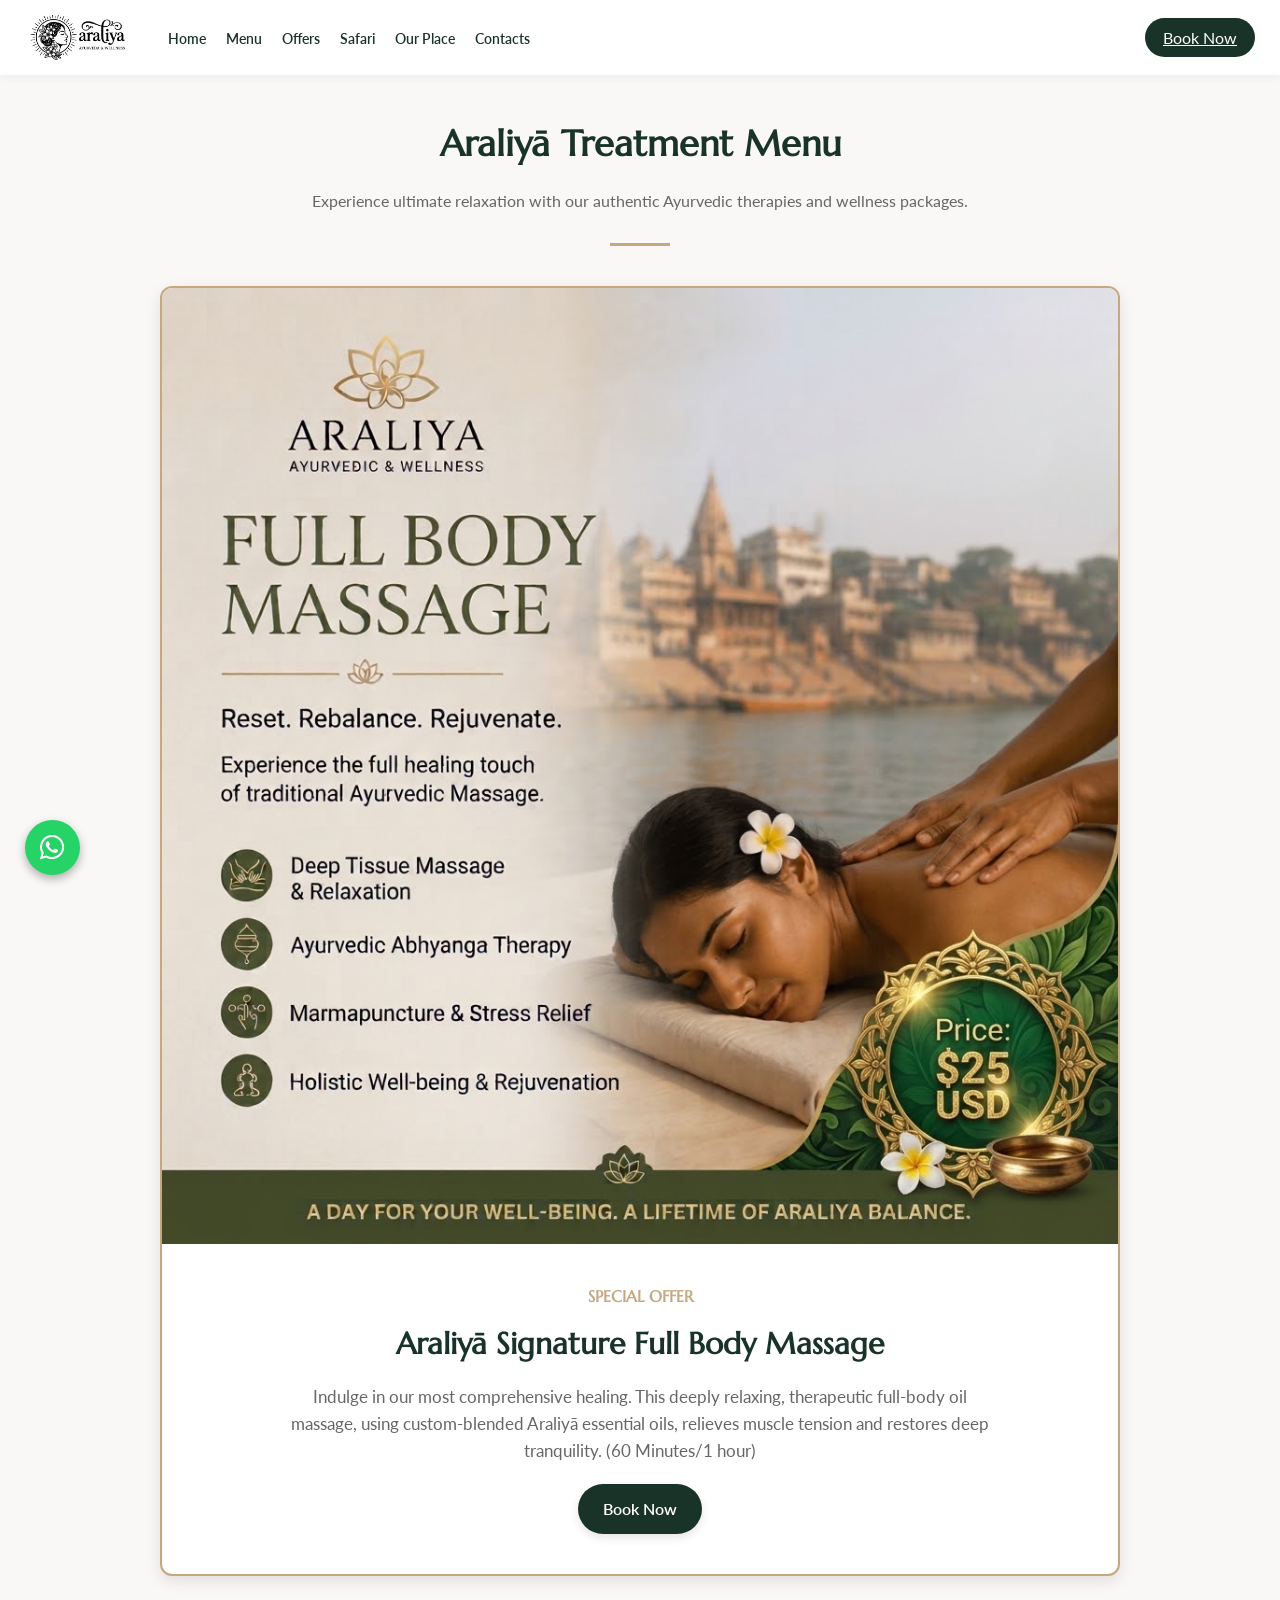
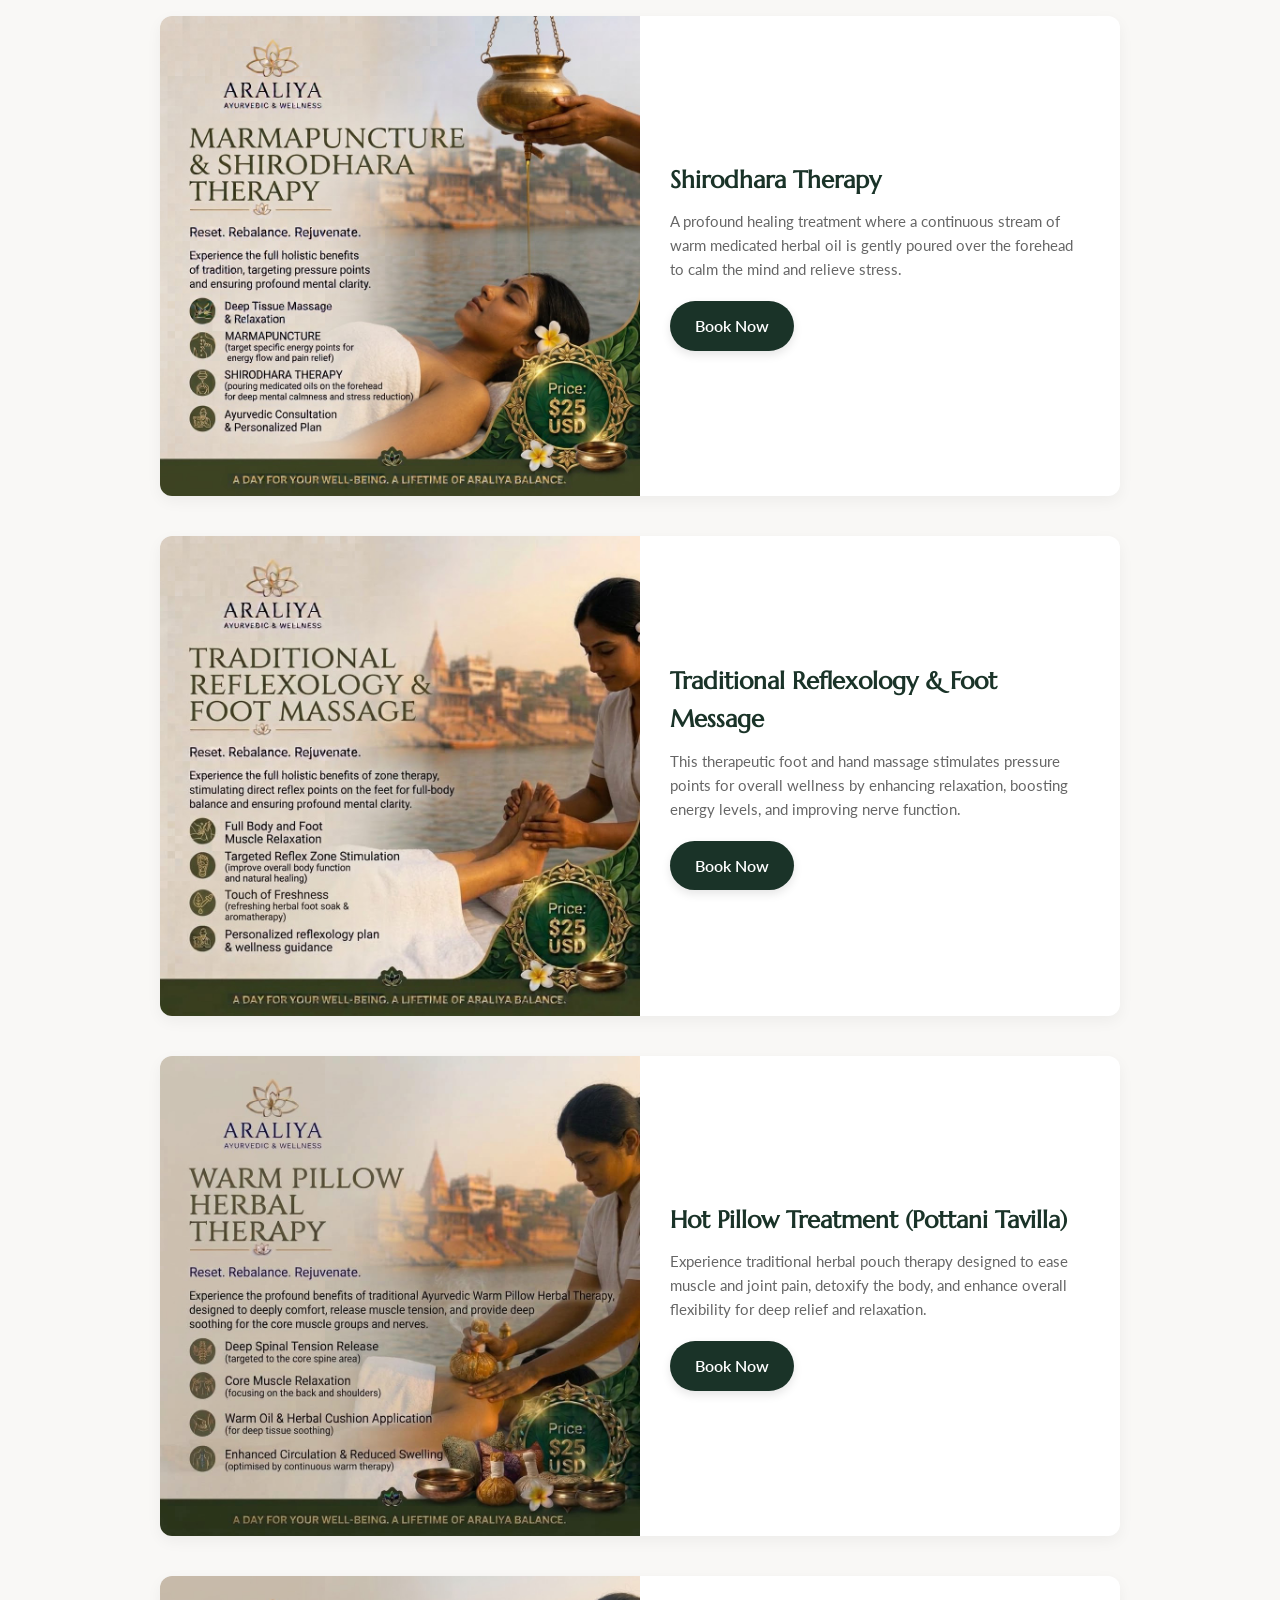
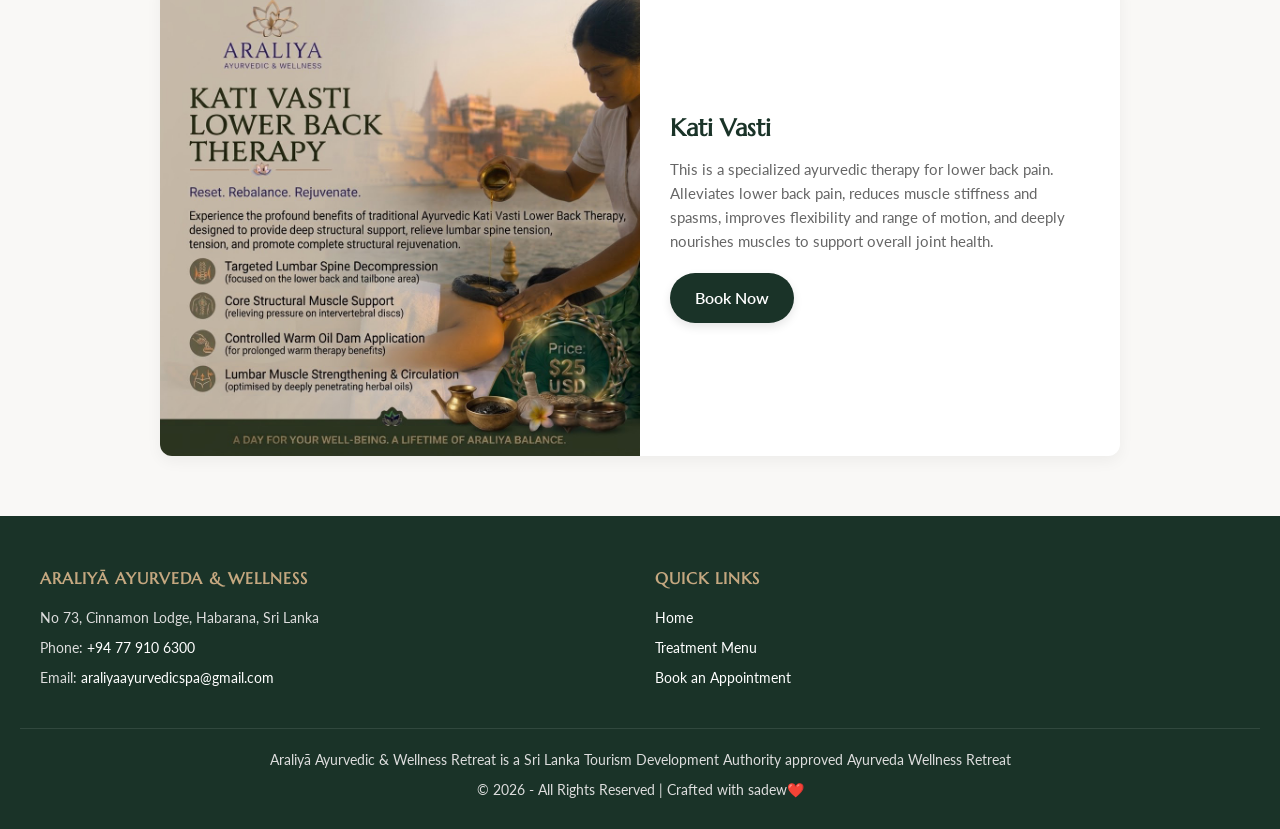
<file: kashiwellness.lk/ayurveda-at-kashi-wellness-retreat/menu.html>
<!DOCTYPE html>
<html lang="en-US">
<head>
    <meta charset="utf-8">
    <meta name="viewport" content="width=device-width, initial-scale=1">
    <title>Treatment Menu & Prices - Araliyā Wellness Retreat</title>
    <meta name="description" content="Explore our authentic Ayurvedic treatments, wellness packages, and pricing at Araliyā Wellness Retreat in Habarana.">
    
    <!-- Google Fonts -->
    <link rel="preconnect" href="https://fonts.googleapis.com">
    <link rel="preconnect" href="https://fonts.gstatic.com" crossorigin>
    <link href="https://fonts.googleapis.com/css2?family=Marcellus&family=Lato:wght@300;400;700&display=swap" rel="stylesheet">
    
    <!-- FontAwesome for Icons -->
    <link rel="stylesheet" href="https://cdnjs.cloudflare.com/ajax/libs/font-awesome/6.4.0/css/all.min.css">
    
    <!-- Custom Professional Wellness CSS -->
    <style>
        /* Fade-in Animation Effect */
        @keyframes fadeInAnimation {
            from {
                opacity: 0;
                transform: translateY(20px);
            }
            to {
                opacity: 1;
                transform: translateY(0);
            }
        }

        .treatment-card {
            animation: fadeInAnimation 0.8s ease-out forwards;
            opacity: 0;
        }

        .treatment-card:nth-child(1) { animation-delay: 0.2s; }
        .treatment-card:nth-child(2) { animation-delay: 0.4s; }
        .treatment-card:nth-child(3) { animation-delay: 0.6s; }
        .treatment-card:nth-child(4) { animation-delay: 0.8s; }
        .treatment-card:nth-child(5) { animation-delay: 1.0s; }
        
        :root {
            --primary-color: #1a3328;
            --accent-color: #c5a880;
            --text-dark: #333333;
            --bg-light: #f9f8f6;
            --white: #ffffff;
        }

        * {
            box-sizing: border-box;
            margin: 0;
            padding: 0;
        }

        body {
            font-family: 'Lato', sans-serif;
            color: var(--text-dark);
            background-color: var(--bg-light);
            line-height: 1.6;
        }

        /* Header & Navigation */
        header {
            background-color: var(--white);
            box-shadow: 0 2px 10px rgba(0,0,0,0.05);
            position: sticky;
            top: 0;
            z-index: 1000;
        }

        .nav-container {
            max-width: 1300px;
            margin: 0 auto;
            padding: 15px 25px;
            display: flex;
            justify-content: space-between;
            align-items: center;
        }

        .nav-left {
            display: flex;
            align-items: center;
            gap: 40px;
        }

        .logo img {
            max-height: 45px;
            width: auto;
            display: block;
        }

        nav ul {
            list-style: none;
            display: flex;
            gap: 20px;
            align-items: center;
        }

        nav a {
            text-decoration: none;
            color: var(--primary-color);
            font-weight: 600;
            font-size: 14px;
            transition: color 0.3s ease;
        }

        nav a:hover, nav a.active {
            color: var(--accent-color);
        }

        .book-btn {
            background-color: var(--primary-color);
            color: var(--white) !important;
            padding: 10px 18px;
            border-radius: 25px;
            transition: background 0.3s ease;
        }

        .book-btn:hover {
            background-color: var(--accent-color);
        }

        /* Main Menu Container */
        .container {
            max-width: 1000px;
            margin: 40px auto;
            padding: 0 20px;
        }

        .section-title {
            font-family: 'Marcellus', serif;
            font-size: 36px;
            color: var(--primary-color);
            text-align: center;
            margin-bottom: 15px;
        }

        .section-subtitle {
            text-align: center;
            color: #666;
            margin-bottom: 30px;
            font-size: 16px;
        }

        .divider {
            height: 3px;
            width: 60px;
            background-color: var(--accent-color);
            margin: 0 auto 40px auto;
        }

        /* Treatment Menu Grid */
        .treatment-grid {
            display: flex;
            flex-direction: column;
            gap: 40px;
        }

        /* Highlighted Full Body Massage Card */
        .treatment-card.highlight {
            grid-template-columns: 1fr;
            box-shadow: 0 5px 15px rgba(0,0,0,0.1);
            border: 2px solid var(--accent-color);
            background-color: var(--white);
        }

        .treatment-card.highlight img {
            width: 100%;
            height: auto;
            max-height: none;
            object-fit: cover;
            display: block;
            margin: 0 auto;
        }

        .treatment-card.highlight .treatment-info {
            padding: 40px;
            text-align: center;
        }

        .treatment-card.highlight h3 {
            font-size: 30px;
            margin-bottom: 15px;
        }

        .treatment-card.highlight p {
            font-size: 17px;
            max-width: 700px;
            margin-left: auto;
            margin-right: auto;
        }

        .treatment-card {
            background: var(--white);
            border-radius: 12px;
            overflow: hidden;
            box-shadow: 0 5px 15px rgba(0,0,0,0.05);
            display: grid;
            grid-template-columns: 1fr 1fr;
            align-items: center;
            transition: transform 0.3s ease;
        }

        .treatment-card:hover {
            transform: translateY(-3px);
        }

        .treatment-card img {
            width: 100%;
            height: 100%;
            object-fit: cover;
            display: block;
            min-height: 250px;
        }

        .treatment-info {
            padding: 30px;
        }

        .treatment-info h3 {
            font-family: 'Marcellus', serif;
            font-size: 24px;
            color: var(--primary-color);
            margin-bottom: 10px;
        }

        .treatment-info p {
            color: #666;
            font-size: 15px;
            margin-bottom: 20px;
        }

        .special-offer {
            font-family: 'Marcellus', serif;
            color: var(--accent-color);
            font-weight: bold;
            display: block;
            margin-bottom: 10px;
            text-transform: uppercase;
        }

        /* Treatment Book Now Button Style */
        .treatment-book-btn {
            background-color: var(--primary-color);
            color: var(--white);
            padding: 12px 25px;
            border-radius: 25px;
            text-decoration: none;
            font-weight: 600;
            display: inline-block;
            transition: background 0.3s ease, transform 0.2s ease;
            box-shadow: 0 4px 10px rgba(0,0,0,0.1);
        }

        .treatment-book-btn:hover {
            background-color: var(--accent-color);
            transform: translateY(-2px);
        }

        /* WhatsApp Floating Button */
        .whatsapp-float {
            position: fixed;
            bottom: 25px;
            left: 25px;
            background-color: #25d366;
            color: #ffffff;
            width: 55px;
            height: 55px;
            border-radius: 50%;
            display: flex;
            align-items: center;
            justify-content: center;
            font-size: 28px;
            box-shadow: 0 4px 10px rgba(0,0,0,0.3);
            z-index: 999;
            transition: transform 0.3s ease, background-color 0.3s ease;
            text-decoration: none;
        }

        .whatsapp-float:hover {
            transform: scale(1.1);
            background-color: #20ba5a;
        }

        /* Footer */
        footer {
            background-color: var(--primary-color);
            color: var(--white);
            padding: 50px 20px 20px 20px;
            margin-top: 60px;
        }

        .footer-content {
            max-width: 1200px;
            margin: 0 auto;
            display: grid;
            grid-template-columns: repeat(auto-fit, minmax(250px, 1fr));
            gap: 30px;
            margin-bottom: 30px;
        }

        footer h3 {
            font-family: 'Marcellus', serif;
            font-size: 16px;
            margin-bottom: 15px;
            color: var(--accent-color);
            text-transform: uppercase;
            letter-spacing: 1px;
        }

        footer p, footer li {
            font-size: 14px;
            margin-bottom: 8px;
            list-style: none;
            color: #ddd;
        }

        footer a {
            color: var(--white);
            text-decoration: none;
            transition: color 0.3s;
        }

        footer a:hover {
            color: var(--accent-color);
        }

        .footer-bottom {
            text-align: center;
            padding-top: 20px;
            border-top: 1px solid rgba(255,255,255,0.1);
            font-size: 13px;
            color: #ccc;
        }

        /* Mobile Responsive */
        @media (max-width: 768px) {
            .treatment-card {
                grid-template-columns: 1fr;
            }
            .nav-container {
                flex-direction: column;
                gap: 15px;
            }
            .nav-left {
                flex-direction: column;
                gap: 15px;
                text-align: center;
            }
            nav ul {
                flex-wrap: wrap;
                justify-content: center;
                gap: 10px;
            }
        }
    </style>
</head>
<body>

    <!-- Header -->
    <header>
        <div class="nav-container">
            <div class="nav-left">
                <div class="logo">
                    <a href="index.html">
                        <img src="IMG_0549.jpeg" alt="Araliyā Wellness Retreat">
                    </a>
                </div>
                <nav>
                    <ul>
                        <li><a href="index.html">Home</a></li>
                        <li><a href="menu.html">Menu</a></li>
                        <li><a href="Offers.html">Offers</a></li>
                        <li><a href="safari.html">Safari</a></li>
                        <li><a href="#our-place">Our Place</a></li>
                        <li><a href="#contacts">Contacts</a></li>
                    </ul>
                </nav>
            </div>
            <div class="nav-right">
                <a href="booking.html" class="book-btn" target="_blank">Book Now</a>
            </div>
        </div>
    </header>

    <!-- Main Menu Content -->
    <main class="container">
        <h1 class="section-title">Araliyā Treatment Menu</h1>
        <p class="section-subtitle">Experience ultimate relaxation with our authentic Ayurvedic therapies and wellness packages.</p>
        <div class="divider"></div>

        <!-- Treatment List -->
        <div class="treatment-grid">
            
            <!-- Highlighted Full Body Massage -->
            <div class="treatment-card highlight">
                <img src="Full body.jpeg" alt="Araliyā Signature Full Body Massage">
                <div class="treatment-info">
                    <span class="special-offer">Special Offer</span>
                    <h3>Araliyā Signature Full Body Massage</h3>
                    <p>Indulge in our most comprehensive healing. This deeply relaxing, therapeutic full-body oil massage, using custom-blended Araliyā essential oils, relieves muscle tension and restores deep tranquility. (60 Minutes/1 hour)</p>
                    <a href="booking.html" class="treatment-book-btn" target="_blank">Book Now</a>
                </div>
            </div>

            <!-- Other Treatments -->
            <div class="treatment-card">
                <img src="Shirodara therapy.jpeg" alt="Shirodhara Therapy">
                <div class="treatment-info">
                    <h3>Shirodhara Therapy</h3>
                    <p>A profound healing treatment where a continuous stream of warm medicated herbal oil is gently poured over the forehead to calm the mind and relieve stress.</p>
                    <a href="booking.html" class="treatment-book-btn" target="_blank">Book Now</a>
                </div>
            </div>

            <div class="treatment-card">
                <img src="Reflexology.jpeg" alt="Traditional Reflexology & Foot Message">
                <div class="treatment-info">
                    <h3>Traditional Reflexology & Foot Message</h3>
                    <p>This therapeutic foot and hand massage stimulates pressure points for overall wellness by enhancing relaxation, boosting energy levels, and improving nerve function.</p>
                       <a href="booking.html" class="treatment-book-btn" target="_blank">Book Now</a>
                </div>
            </div>

            <div class="treatment-card">
                <img src="Hot pellow.jpeg" alt="Herbal hot pellow">
                <div class="treatment-info">
                    <h3>Hot Pillow Treatment (Pottani Tavilla)</h3>
                    <p>Experience traditional herbal pouch therapy designed to ease muscle and joint pain, detoxify the body, and enhance overall flexibility for deep relief and relaxation.</p>
                    <a href="booking.html" class="treatment-book-btn" target="_blank">Book Now</a>
                </div>
            </div>

            <div class="treatment-card">
                <img src="Kati vasthi.jpeg" alt="Kati vasthi">
                <div class="treatment-info">
                    <h3>Kati Vasti</h3>
                    <p>This is a specialized ayurvedic therapy for lower back pain. Alleviates lower back pain, reduces muscle stiffness and spasms, improves flexibility and range of motion, and deeply nourishes muscles to support overall joint health.</p>
                    <a href="booking.html" class="treatment-book-btn" target="_blank">Book Now</a>
                </div>
            </div>

        </div>
    </main>

    <!-- WhatsApp Floating Button -->
    <a href="https://wa.me/94779106300" class="whatsapp-float" target="_blank" title="Chat on WhatsApp">
        <i class="fab fa-whatsapp"></i>
    </a>

    <!-- Footer -->
    <footer>
        <div class="footer-content">
            <div>
                <h3>Araliyā Ayurveda & Wellness</h3>
                <p>No 73, Cinnamon Lodge, Habarana, Sri Lanka</p>
                <p>Phone: <a href="https://wa.me/94779106300">+94 77 910 6300</a></p>
                <p>Email: <a href="mailto:araliyaayurvedicicspa@gmail.com">araliyaayurvedicspa@gmail.com</a></p>
            </div>
            <div>
                <h3>Quick Links</h3>
                <p><a href="index.html">Home</a></p>
                <p><a href="menu.html">Treatment Menu</a></p>
                <p><a href="https://wa.me/94779106300" target="_blank">Book an Appointment</a></p>
            </div>
        </div>
        <div class="footer-bottom">
            <p>Araliyā Ayurvedic & Wellness Retreat is a Sri Lanka Tourism Development Authority approved Ayurveda Wellness Retreat</p>
            <p>© 2026 - All Rights Reserved | Crafted with sadew❤️</p>
        </div>
    </footer>

</body>
</html>
</file>
